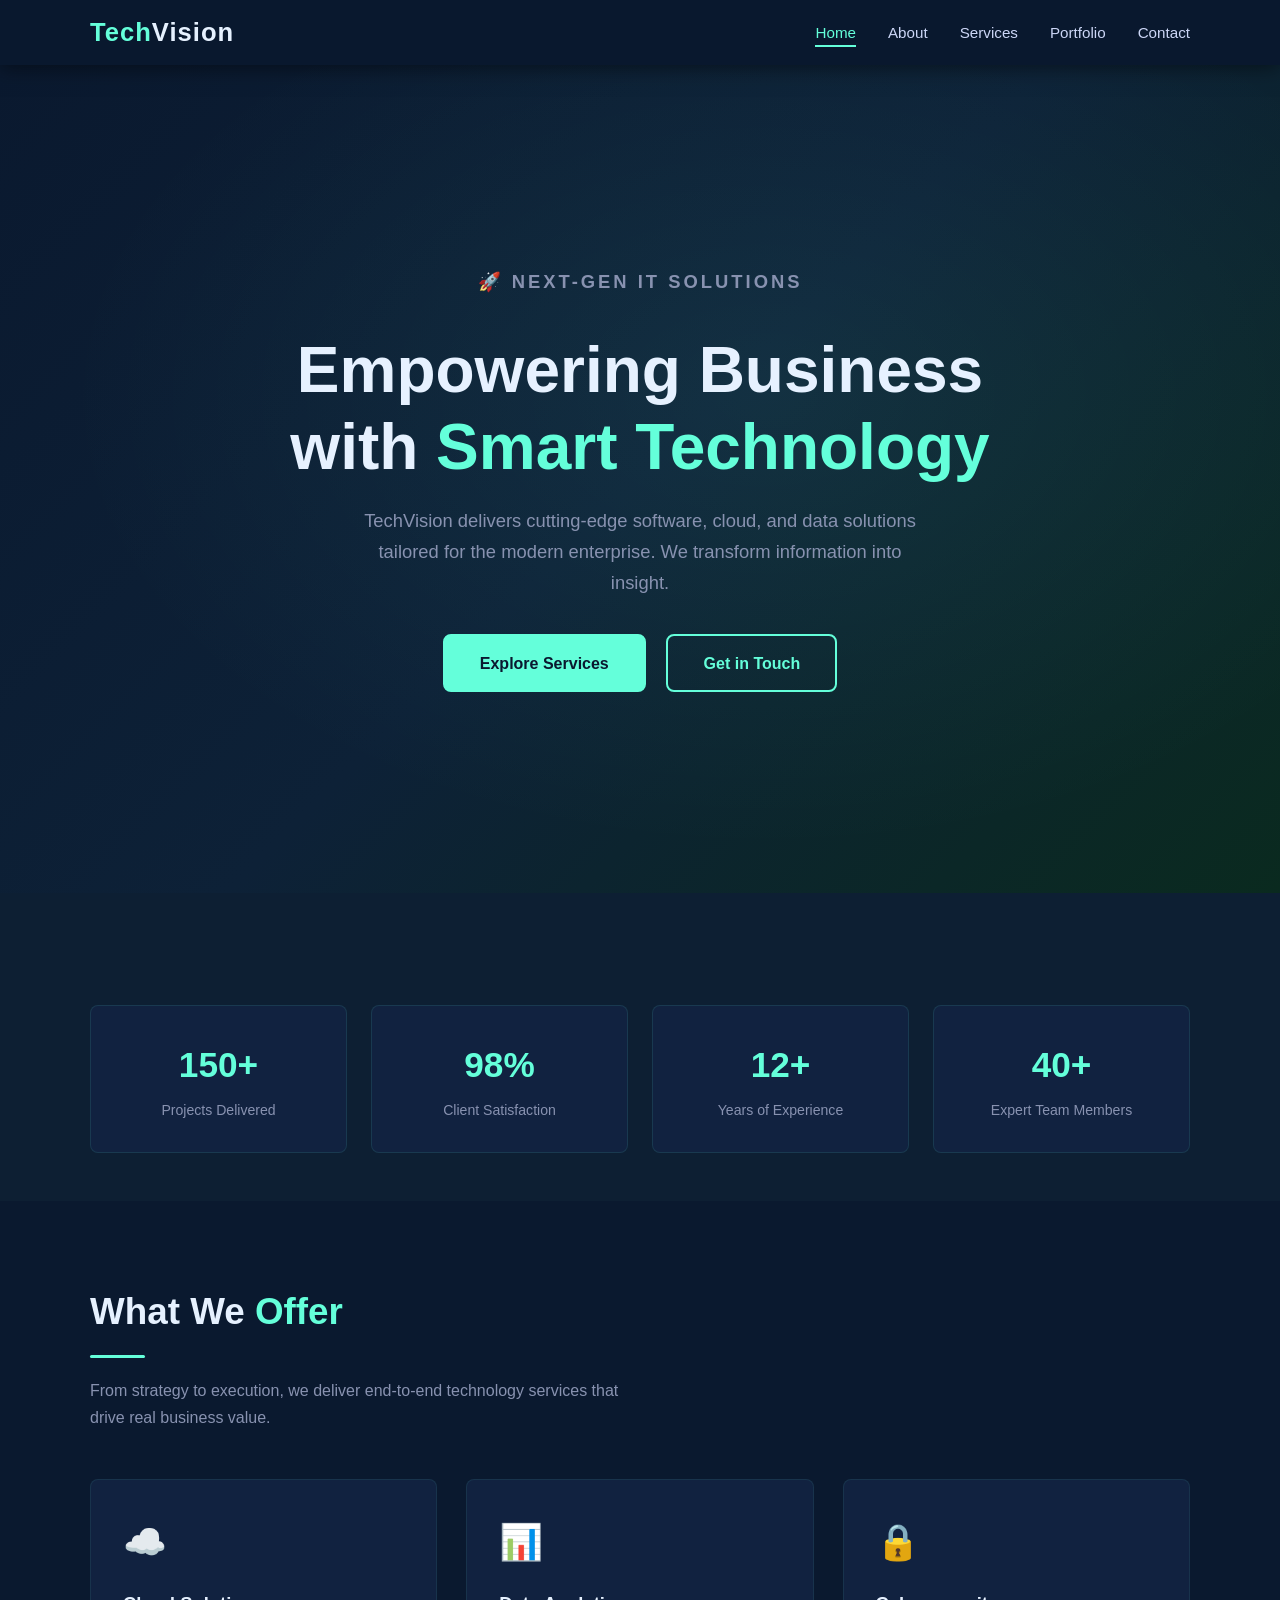
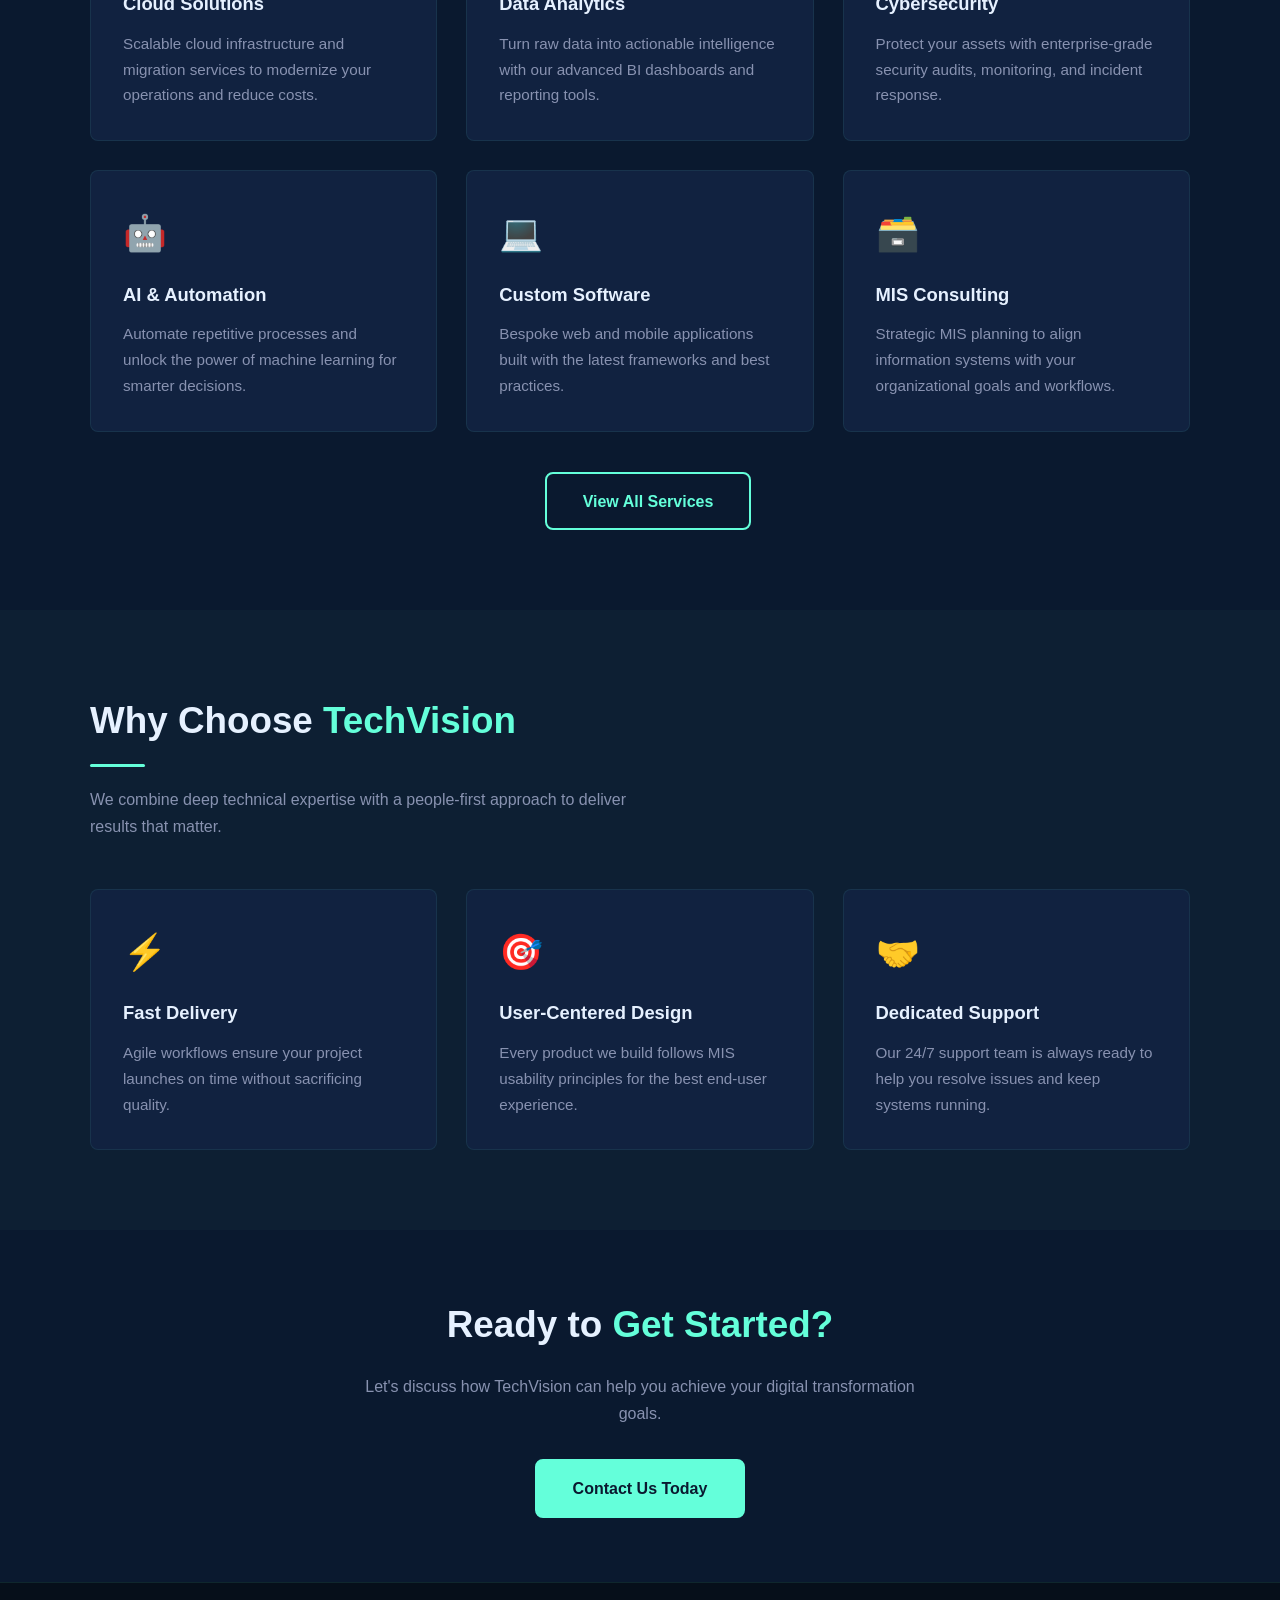
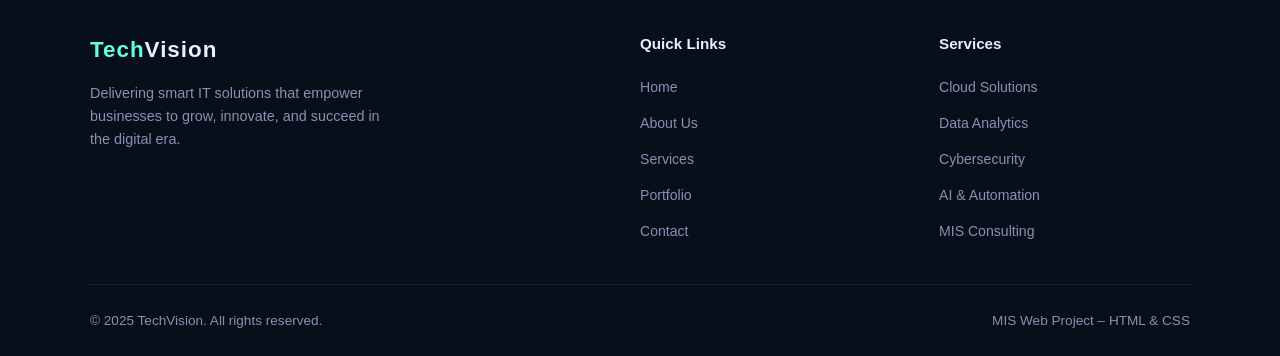
<file: index.html>
<!DOCTYPE html>

<html lang="en">
<head>
  <meta charset="UTF-8" />
  <meta name="viewport" content="width=device-width, initial-scale=1.0" />
  <title>TechVision – Home</title>
  <link rel="stylesheet" href="style.css" />
</head>
<body>

<!-- NAVBAR -->

<nav>
  <div class="nav-container">
    <a href="index.html" class="nav-logo">Tech<span>Vision</span></a>
    <ul class="nav-links" id="navLinks">
      <li><a href="index.html" class="active">Home</a></li>
      <li><a href="about.html">About</a></li>
      <li><a href="services.html">Services</a></li>
      <li><a href="portfolio.html">Portfolio</a></li>
      <li><a href="contact.html">Contact</a></li>
    </ul>
    <button class="hamburger" id="hamburger" aria-label="Toggle menu">
      <span></span><span></span><span></span>
    </button>
  </div>
</nav>

<!-- HERO -->

<section class="hero">
  <div class="hero-content">
    <p class="hero-tag">🚀 Next-Gen IT Solutions</p>
    <h1>Empowering Business with <span>Smart Technology</span></h1>
    <p>TechVision delivers cutting-edge software, cloud, and data solutions tailored for the modern enterprise. We transform information into insight.</p>
    <div class="hero-btns">
      <a href="services.html" class="btn btn-primary">Explore Services</a>
      <a href="contact.html" class="btn btn-outline">Get in Touch</a>
    </div>
  </div>
</section>

<!-- STATS -->

<section style="padding: 3rem 2rem; background: #0d1f33;">
  <div class="section-inner">
    <div class="stats-row">
      <div class="stat-card">
        <div class="stat-number">150+</div>
        <div class="stat-label">Projects Delivered</div>
      </div>
      <div class="stat-card">
        <div class="stat-number">98%</div>
        <div class="stat-label">Client Satisfaction</div>
      </div>
      <div class="stat-card">
        <div class="stat-number">12+</div>
        <div class="stat-label">Years of Experience</div>
      </div>
      <div class="stat-card">
        <div class="stat-number">40+</div>
        <div class="stat-label">Expert Team Members</div>
      </div>
    </div>
  </div>
</section>

<!-- SERVICES PREVIEW -->

<section>
  <div class="section-inner">
    <div class="section-title">What We <span>Offer</span></div>
    <div class="divider"></div>
    <p class="section-subtitle">From strategy to execution, we deliver end-to-end technology services that drive real business value.</p>
    <div class="cards-grid">
      <div class="card">
        <div class="card-icon">☁️</div>
        <h3>Cloud Solutions</h3>
        <p>Scalable cloud infrastructure and migration services to modernize your operations and reduce costs.</p>
      </div>
      <div class="card">
        <div class="card-icon">📊</div>
        <h3>Data Analytics</h3>
        <p>Turn raw data into actionable intelligence with our advanced BI dashboards and reporting tools.</p>
      </div>
      <div class="card">
        <div class="card-icon">🔒</div>
        <h3>Cybersecurity</h3>
        <p>Protect your assets with enterprise-grade security audits, monitoring, and incident response.</p>
      </div>
      <div class="card">
        <div class="card-icon">🤖</div>
        <h3>AI & Automation</h3>
        <p>Automate repetitive processes and unlock the power of machine learning for smarter decisions.</p>
      </div>
      <div class="card">
        <div class="card-icon">💻</div>
        <h3>Custom Software</h3>
        <p>Bespoke web and mobile applications built with the latest frameworks and best practices.</p>
      </div>
      <div class="card">
        <div class="card-icon">🗃️</div>
        <h3>MIS Consulting</h3>
        <p>Strategic MIS planning to align information systems with your organizational goals and workflows.</p>
      </div>
    </div>
    <div style="text-align:center; margin-top:2.5rem;">
      <a href="services.html" class="btn btn-outline">View All Services</a>
    </div>
  </div>
</section>

<!-- WHY US -->

<section style="background:#0d1f33;">
  <div class="section-inner">
    <div class="section-title">Why Choose <span>TechVision</span></div>
    <div class="divider"></div>
    <p class="section-subtitle">We combine deep technical expertise with a people-first approach to deliver results that matter.</p>
    <div class="cards-grid">
      <div class="card">
        <div class="card-icon">⚡</div>
        <h3>Fast Delivery</h3>
        <p>Agile workflows ensure your project launches on time without sacrificing quality.</p>
      </div>
      <div class="card">
        <div class="card-icon">🎯</div>
        <h3>User-Centered Design</h3>
        <p>Every product we build follows MIS usability principles for the best end-user experience.</p>
      </div>
      <div class="card">
        <div class="card-icon">🤝</div>
        <h3>Dedicated Support</h3>
        <p>Our 24/7 support team is always ready to help you resolve issues and keep systems running.</p>
      </div>
    </div>
  </div>
</section>

<!-- CTA -->

<section style="text-align:center; padding: 4rem 2rem;">
  <div class="section-inner">
    <div class="section-title">Ready to <span>Get Started?</span></div>
    <p class="section-subtitle" style="margin: 1rem auto 2rem;">Let's discuss how TechVision can help you achieve your digital transformation goals.</p>
    <a href="contact.html" class="btn btn-primary">Contact Us Today</a>
  </div>
</section>

<!-- FOOTER -->

<footer>
  <div class="footer-inner">
    <div class="footer-grid">
      <div class="footer-brand">
        <a href="index.html" class="nav-logo" style="font-size:1.4rem;">Tech<span>Vision</span></a>
        <p>Delivering smart IT solutions that empower businesses to grow, innovate, and succeed in the digital era.</p>
      </div>
      <div class="footer-col">
        <h4>Quick Links</h4>
        <ul>
          <li><a href="index.html">Home</a></li>
          <li><a href="about.html">About Us</a></li>
          <li><a href="services.html">Services</a></li>
          <li><a href="portfolio.html">Portfolio</a></li>
          <li><a href="contact.html">Contact</a></li>
        </ul>
      </div>
      <div class="footer-col">
        <h4>Services</h4>
        <ul>
          <li><a href="services.html">Cloud Solutions</a></li>
          <li><a href="services.html">Data Analytics</a></li>
          <li><a href="services.html">Cybersecurity</a></li>
          <li><a href="services.html">AI & Automation</a></li>
          <li><a href="services.html">MIS Consulting</a></li>
        </ul>
      </div>
    </div>
    <div class="footer-bottom">
      <p>© 2025 TechVision. All rights reserved.</p>
      <p>MIS Web Project – HTML & CSS</p>
    </div>
  </div>
</footer>

<script>
  const hamburger = document.getElementById('hamburger');
  const navLinks  = document.getElementById('navLinks');
  hamburger.addEventListener('click', () => navLinks.classList.toggle('open'));
</script>

</body>
</html>
</file>
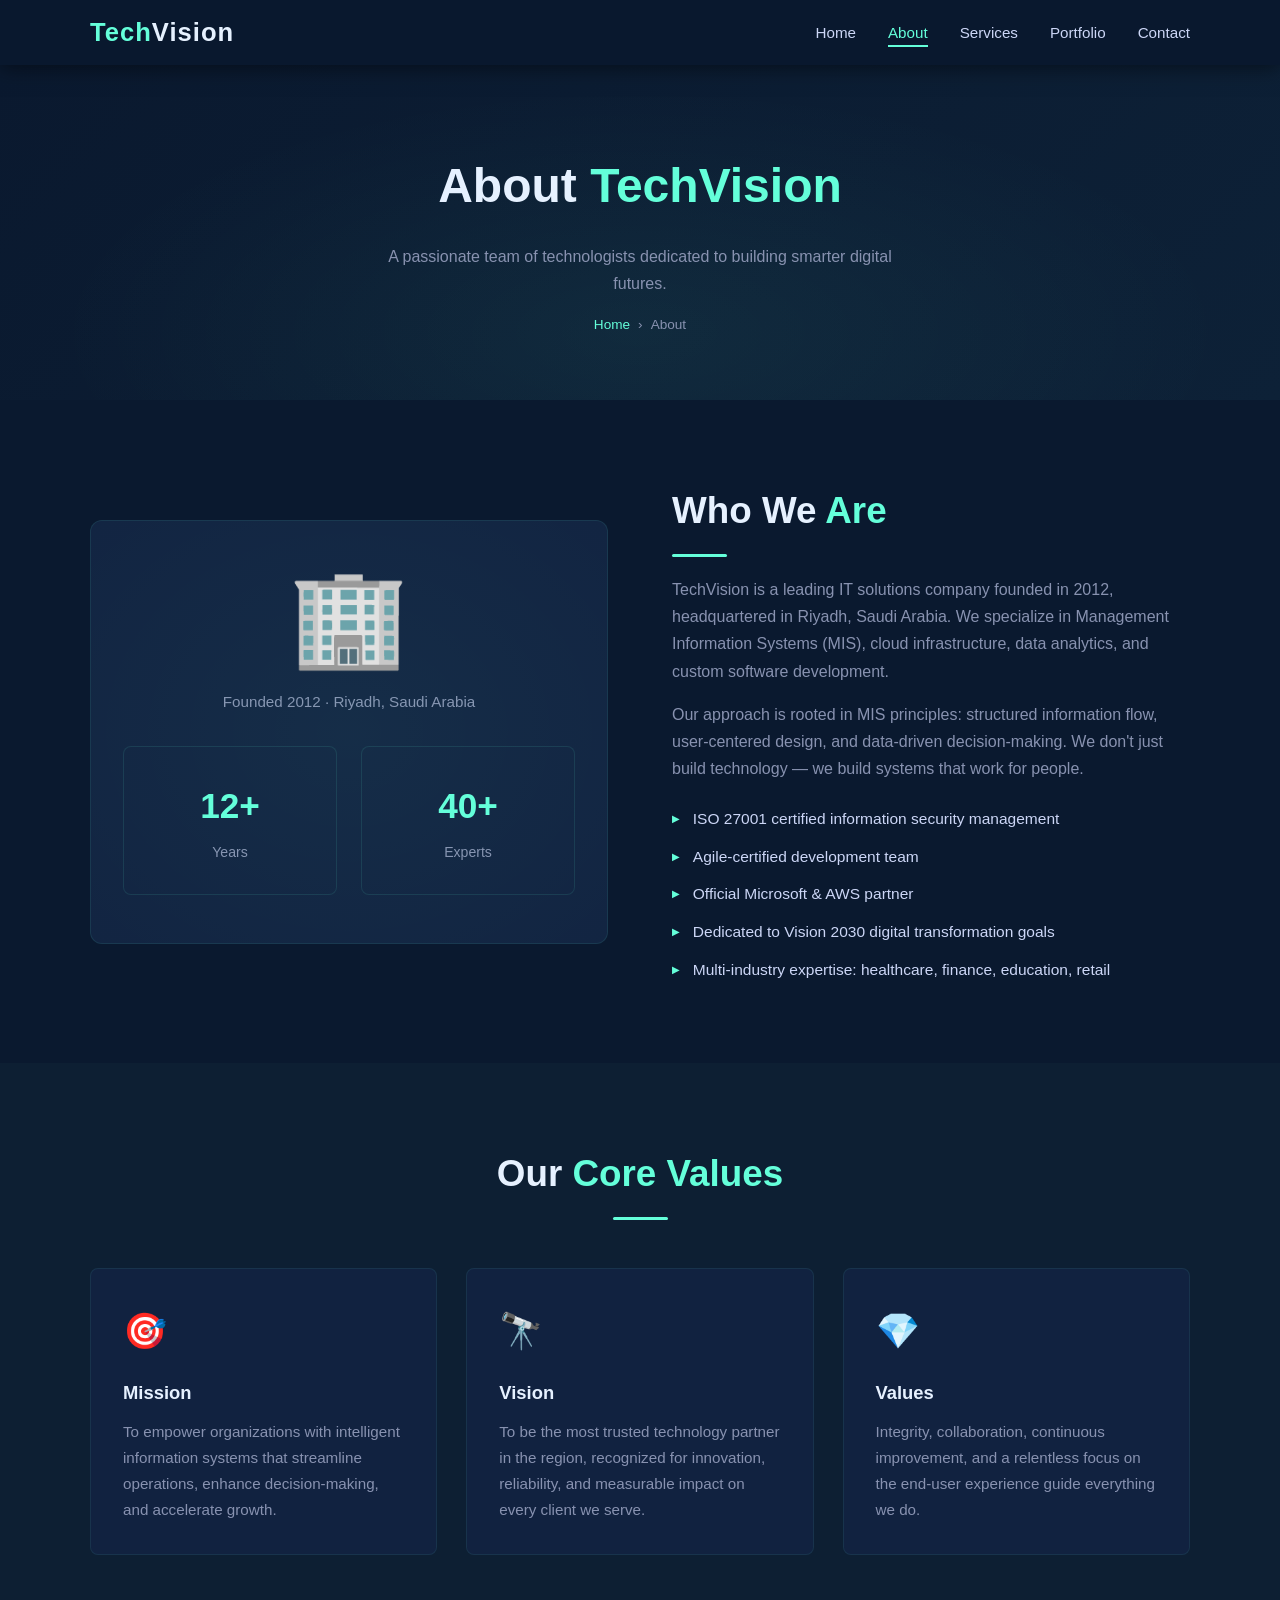
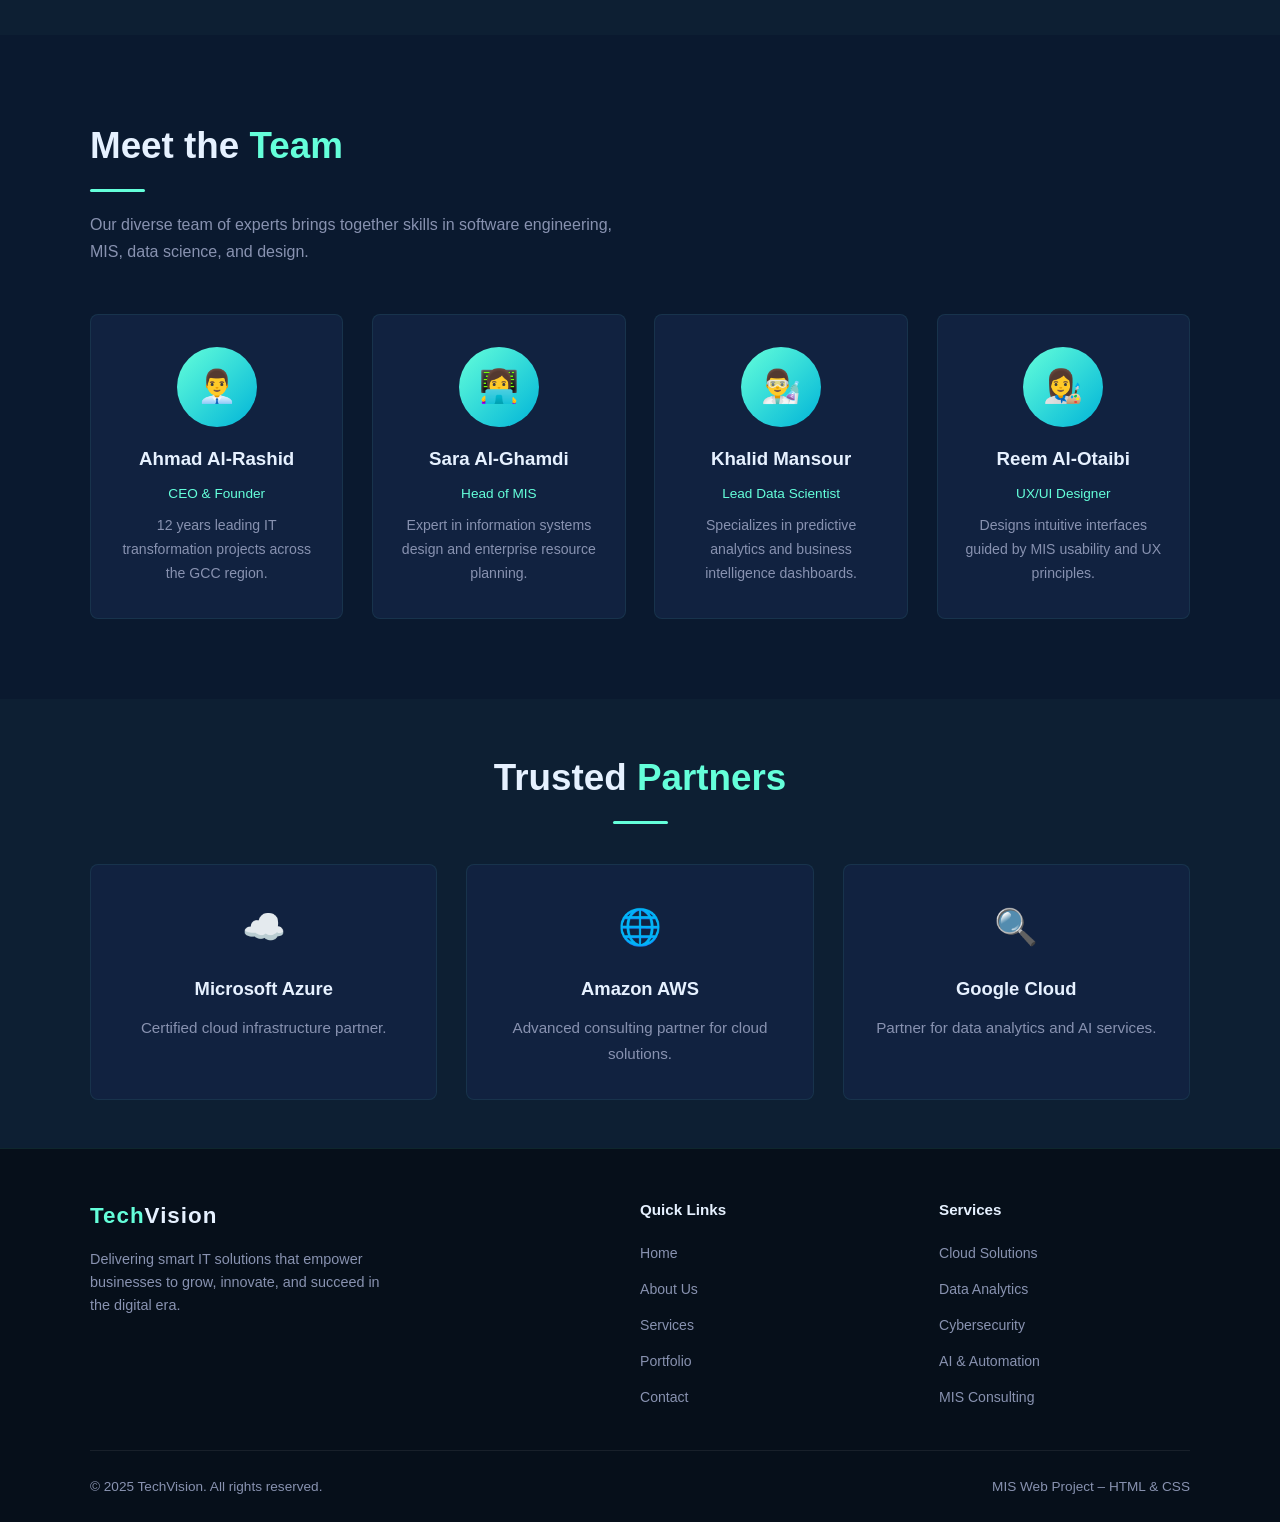
<file: about.html>
<!DOCTYPE html>

<html lang="en">
<head>
  <meta charset="UTF-8" />
  <meta name="viewport" content="width=device-width, initial-scale=1.0" />
  <title>TechVision – About Us</title>
  <link rel="stylesheet" href="style.css" />
</head>
<body>

<!-- NAVBAR -->

<nav>
  <div class="nav-container">
    <a href="index.html" class="nav-logo">Tech<span>Vision</span></a>
    <ul class="nav-links" id="navLinks">
      <li><a href="index.html">Home</a></li>
      <li><a href="about.html" class="active">About</a></li>
      <li><a href="services.html">Services</a></li>
      <li><a href="portfolio.html">Portfolio</a></li>
      <li><a href="contact.html">Contact</a></li>
    </ul>
    <button class="hamburger" id="hamburger" aria-label="Toggle menu">
      <span></span><span></span><span></span>
    </button>
  </div>
</nav>

<!-- PAGE HERO -->

<div class="page-hero">
  <h1>About <span>TechVision</span></h1>
  <p>A passionate team of technologists dedicated to building smarter digital futures.</p>
  <div class="breadcrumb">
    <a href="index.html">Home</a>
    <span>›</span>
    <span>About</span>
  </div>
</div>

<!-- ABOUT MAIN -->

<section>
  <div class="section-inner">
    <div class="about-grid">
      <div class="about-img-box">
        <div class="about-big-icon">🏢</div>
        <p style="color:var(--muted); margin-top:1.5rem; font-size:0.95rem;">Founded 2012 · Riyadh, Saudi Arabia</p>
        <div class="stats-row" style="margin-top:2rem;">
          <div class="stat-card">
            <div class="stat-number">12+</div>
            <div class="stat-label">Years</div>
          </div>
          <div class="stat-card">
            <div class="stat-number">40+</div>
            <div class="stat-label">Experts</div>
          </div>
        </div>
      </div>
      <div class="about-text">
        <div class="section-title">Who We <span>Are</span></div>
        <div class="divider"></div>
        <p style="color:var(--muted); margin-bottom:1rem;">TechVision is a leading IT solutions company founded in 2012, headquartered in Riyadh, Saudi Arabia. We specialize in Management Information Systems (MIS), cloud infrastructure, data analytics, and custom software development.</p>
        <p style="color:var(--muted); margin-bottom:1rem;">Our approach is rooted in MIS principles: structured information flow, user-centered design, and data-driven decision-making. We don't just build technology — we build systems that work for people.</p>
        <ul class="about-list">
          <li>ISO 27001 certified information security management</li>
          <li>Agile-certified development team</li>
          <li>Official Microsoft & AWS partner</li>
          <li>Dedicated to Vision 2030 digital transformation goals</li>
          <li>Multi-industry expertise: healthcare, finance, education, retail</li>
        </ul>
      </div>
    </div>
  </div>
</section>

<!-- MISSION VISION VALUES -->

<section style="background:#0d1f33;">
  <div class="section-inner">
    <div class="section-title" style="text-align:center;">Our <span>Core Values</span></div>
    <div class="divider" style="margin: 0.7rem auto 3rem;"></div>
    <div class="cards-grid">
      <div class="card">
        <div class="card-icon">🎯</div>
        <h3>Mission</h3>
        <p>To empower organizations with intelligent information systems that streamline operations, enhance decision-making, and accelerate growth.</p>
      </div>
      <div class="card">
        <div class="card-icon">🔭</div>
        <h3>Vision</h3>
        <p>To be the most trusted technology partner in the region, recognized for innovation, reliability, and measurable impact on every client we serve.</p>
      </div>
      <div class="card">
        <div class="card-icon">💎</div>
        <h3>Values</h3>
        <p>Integrity, collaboration, continuous improvement, and a relentless focus on the end-user experience guide everything we do.</p>
      </div>
    </div>
  </div>
</section>

<!-- TEAM -->

<section>
  <div class="section-inner">
    <div class="section-title">Meet the <span>Team</span></div>
    <div class="divider"></div>
    <p class="section-subtitle">Our diverse team of experts brings together skills in software engineering, MIS, data science, and design.</p>
    <div class="team-grid">
      <div class="team-card">
        <div class="team-avatar">👨‍💼</div>
        <h3>Ahmad Al-Rashid</h3>
        <span>CEO & Founder</span>
        <p>12 years leading IT transformation projects across the GCC region.</p>
      </div>
      <div class="team-card">
        <div class="team-avatar">👩‍💻</div>
        <h3>Sara Al-Ghamdi</h3>
        <span>Head of MIS</span>
        <p>Expert in information systems design and enterprise resource planning.</p>
      </div>
      <div class="team-card">
        <div class="team-avatar">👨‍🔬</div>
        <h3>Khalid Mansour</h3>
        <span>Lead Data Scientist</span>
        <p>Specializes in predictive analytics and business intelligence dashboards.</p>
      </div>
      <div class="team-card">
        <div class="team-avatar">👩‍🎨</div>
        <h3>Reem Al-Otaibi</h3>
        <span>UX/UI Designer</span>
        <p>Designs intuitive interfaces guided by MIS usability and UX principles.</p>
      </div>
    </div>
  </div>
</section>

<!-- PARTNERS -->

<section style="background:#0d1f33; padding: 3rem 2rem;">
  <div class="section-inner">
    <div class="section-title" style="text-align:center;">Trusted <span>Partners</span></div>
    <div class="divider" style="margin: 0.7rem auto 2.5rem;"></div>
    <div class="cards-grid">
      <div class="card" style="text-align:center;">
        <div class="card-icon">☁️</div>
        <h3>Microsoft Azure</h3>
        <p>Certified cloud infrastructure partner.</p>
      </div>
      <div class="card" style="text-align:center;">
        <div class="card-icon">🌐</div>
        <h3>Amazon AWS</h3>
        <p>Advanced consulting partner for cloud solutions.</p>
      </div>
      <div class="card" style="text-align:center;">
        <div class="card-icon">🔍</div>
        <h3>Google Cloud</h3>
        <p>Partner for data analytics and AI services.</p>
      </div>
    </div>
  </div>
</section>

<!-- FOOTER -->

<footer>
  <div class="footer-inner">
    <div class="footer-grid">
      <div class="footer-brand">
        <a href="index.html" class="nav-logo" style="font-size:1.4rem;">Tech<span>Vision</span></a>
        <p>Delivering smart IT solutions that empower businesses to grow, innovate, and succeed in the digital era.</p>
      </div>
      <div class="footer-col">
        <h4>Quick Links</h4>
        <ul>
          <li><a href="index.html">Home</a></li>
          <li><a href="about.html">About Us</a></li>
          <li><a href="services.html">Services</a></li>
          <li><a href="portfolio.html">Portfolio</a></li>
          <li><a href="contact.html">Contact</a></li>
        </ul>
      </div>
      <div class="footer-col">
        <h4>Services</h4>
        <ul>
          <li><a href="services.html">Cloud Solutions</a></li>
          <li><a href="services.html">Data Analytics</a></li>
          <li><a href="services.html">Cybersecurity</a></li>
          <li><a href="services.html">AI & Automation</a></li>
          <li><a href="services.html">MIS Consulting</a></li>
        </ul>
      </div>
    </div>
    <div class="footer-bottom">
      <p>© 2025 TechVision. All rights reserved.</p>
      <p>MIS Web Project – HTML & CSS</p>
    </div>
  </div>
</footer>

<script>
  const hamburger = document.getElementById('hamburger');
  const navLinks  = document.getElementById('navLinks');
  hamburger.addEventListener('click', () => navLinks.classList.toggle('open'));
</script>

</body>
</html>
</file>
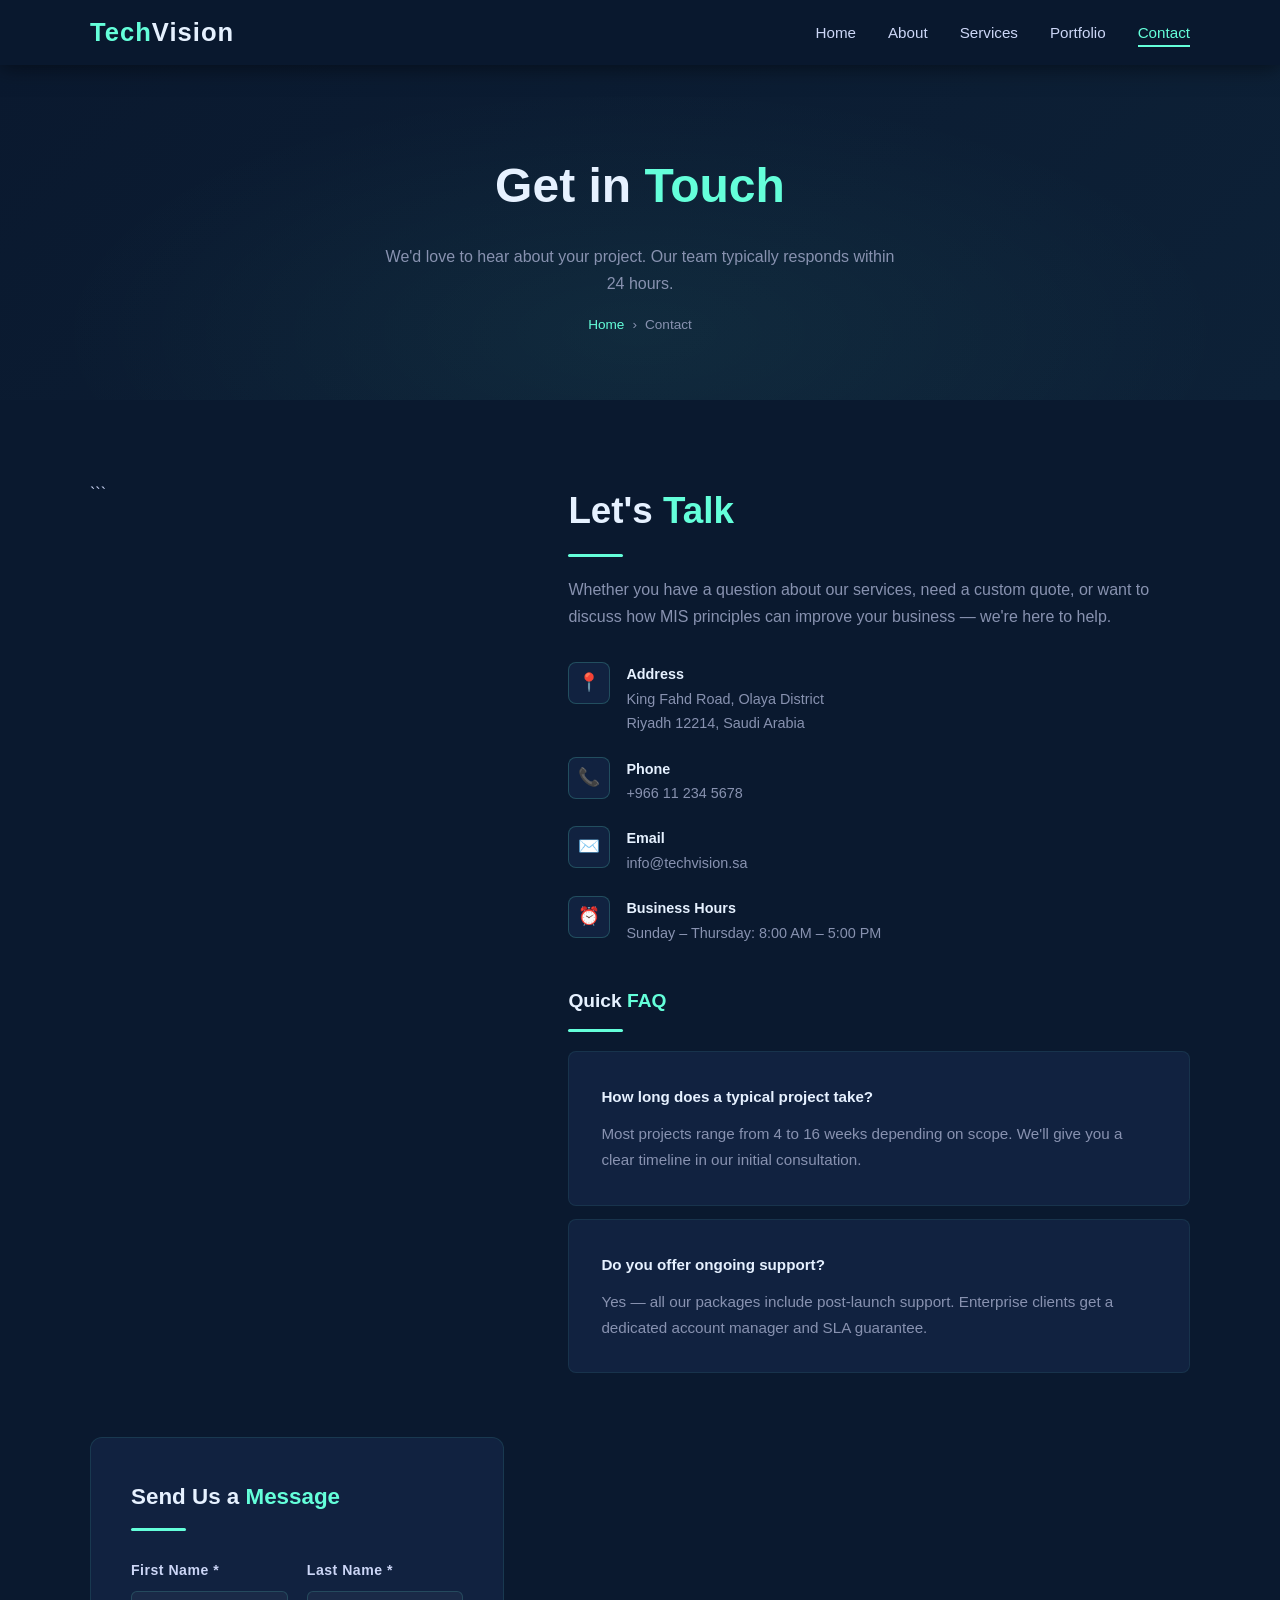
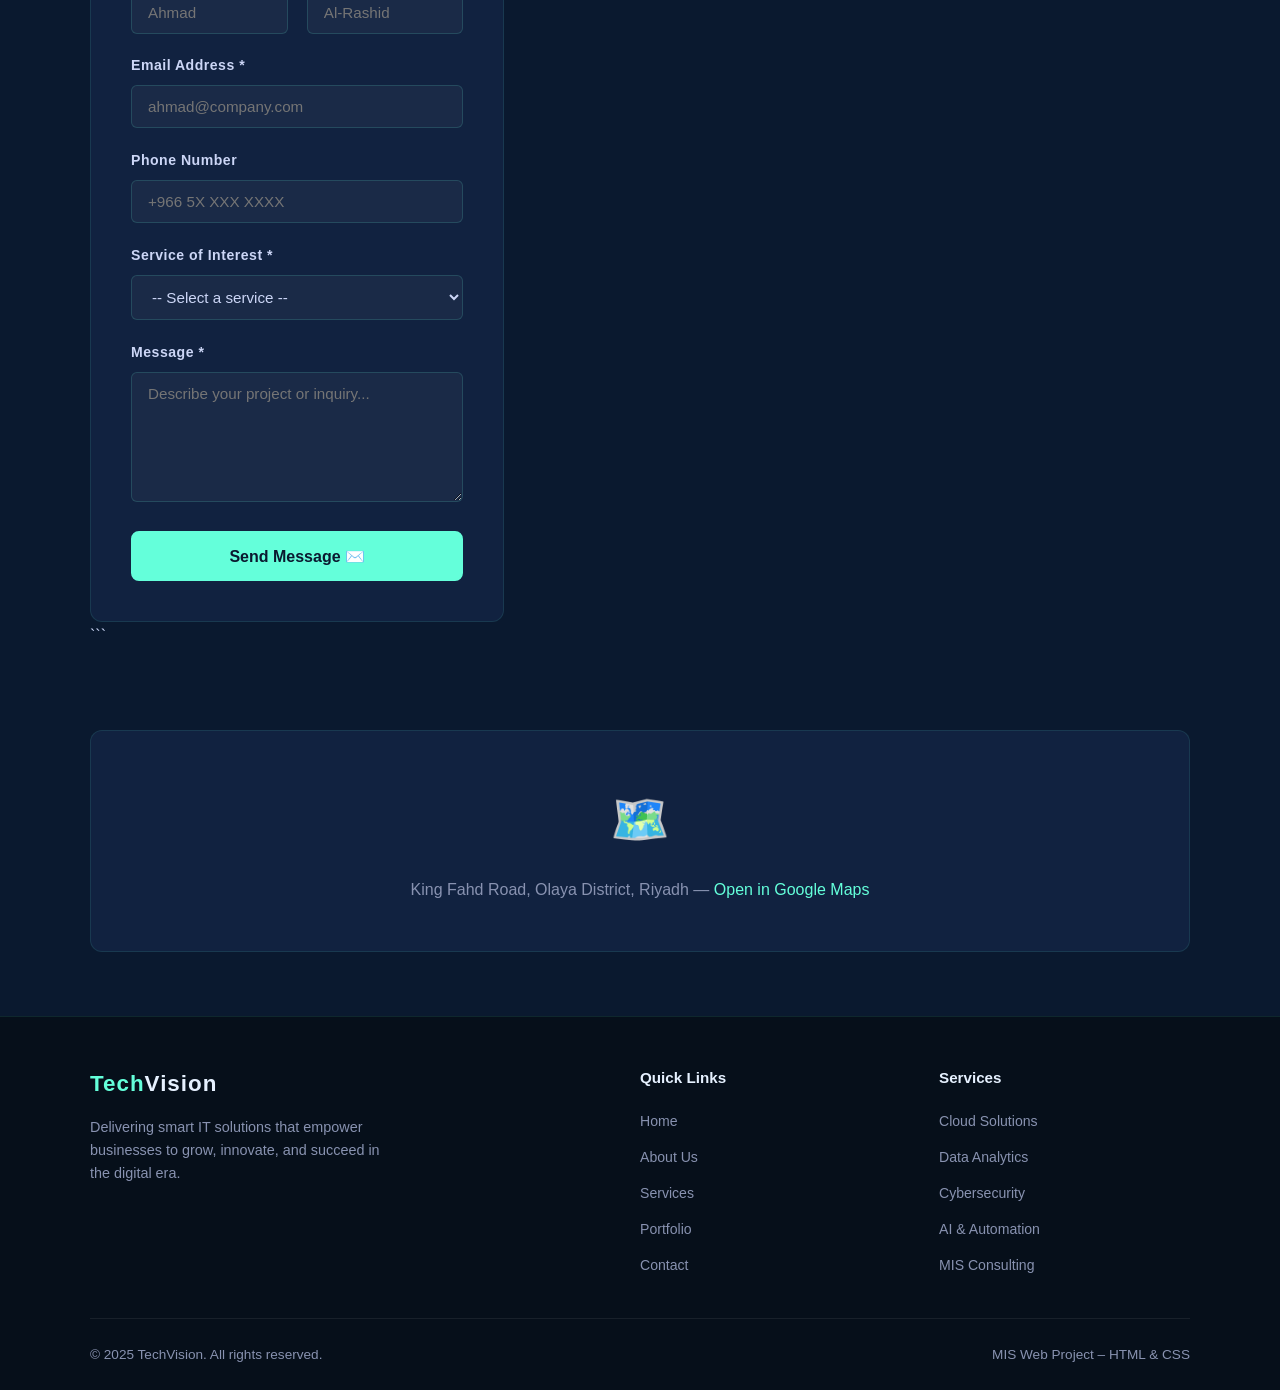
<file: contact.html>
<!DOCTYPE html>

<html lang="en">
<head>
  <meta charset="UTF-8" />
  <meta name="viewport" content="width=device-width, initial-scale=1.0" />
  <title>TechVision – Contact Us</title>
  <link rel="stylesheet" href="style.css" />
</head>
<body>

<!-- NAVBAR -->

<nav>
  <div class="nav-container">
    <a href="index.html" class="nav-logo">Tech<span>Vision</span></a>
    <ul class="nav-links" id="navLinks">
      <li><a href="index.html">Home</a></li>
      <li><a href="about.html">About</a></li>
      <li><a href="services.html">Services</a></li>
      <li><a href="portfolio.html">Portfolio</a></li>
      <li><a href="contact.html" class="active">Contact</a></li>
    </ul>
    <button class="hamburger" id="hamburger" aria-label="Toggle menu">
      <span></span><span></span><span></span>
    </button>
  </div>
</nav>

<!-- PAGE HERO -->

<div class="page-hero">
  <h1>Get in <span>Touch</span></h1>
  <p>We'd love to hear about your project. Our team typically responds within 24 hours.</p>
  <div class="breadcrumb">
    <a href="index.html">Home</a>
    <span>›</span>
    <span>Contact</span>
  </div>
</div>

<!-- CONTACT SECTION -->

<section>
  <div class="section-inner">
    <div class="contact-wrapper">

```
  <!-- INFO -->
  <div class="contact-info">
    <div class="section-title">Let's <span>Talk</span></div>
    <div class="divider"></div>
    <p style="color:var(--muted); margin-bottom:1rem;">Whether you have a question about our services, need a custom quote, or want to discuss how MIS principles can improve your business — we're here to help.</p>
    <div class="contact-items">
      <div class="contact-item">
        <div class="contact-icon">📍</div>
        <div>
          <strong>Address</strong>
          <p>King Fahd Road, Olaya District<br>Riyadh 12214, Saudi Arabia</p>
        </div>
      </div>
      <div class="contact-item">
        <div class="contact-icon">📞</div>
        <div>
          <strong>Phone</strong>
          <p>+966 11 234 5678</p>
        </div>
      </div>
      <div class="contact-item">
        <div class="contact-icon">✉️</div>
        <div>
          <strong>Email</strong>
          <p>info@techvision.sa</p>
        </div>
      </div>
      <div class="contact-item">
        <div class="contact-icon">⏰</div>
        <div>
          <strong>Business Hours</strong>
          <p>Sunday – Thursday: 8:00 AM – 5:00 PM</p>
        </div>
      </div>
    </div>

    <!-- FAQ -->
    <div style="margin-top:2.5rem;">
      <div class="section-title" style="font-size:1.2rem;">Quick <span>FAQ</span></div>
      <div class="divider"></div>
      <div class="card" style="margin-top:1rem; margin-bottom:0.8rem;">
        <h3 style="font-size:0.95rem;">How long does a typical project take?</h3>
        <p>Most projects range from 4 to 16 weeks depending on scope. We'll give you a clear timeline in our initial consultation.</p>
      </div>
      <div class="card">
        <h3 style="font-size:0.95rem;">Do you offer ongoing support?</h3>
        <p>Yes — all our packages include post-launch support. Enterprise clients get a dedicated account manager and SLA guarantee.</p>
      </div>
    </div>
  </div>

  <!-- FORM -->
  <div>
    <div class="contact-form">
      <div class="section-title" style="font-size:1.4rem; margin-bottom:0.3rem;">Send Us a <span>Message</span></div>
      <div class="divider" style="margin-bottom:1.8rem;"></div>

      <form id="contactForm" novalidate>
        <div class="form-row">
          <div class="form-group">
            <label for="firstName">First Name *</label>
            <input type="text" id="firstName" name="firstName" placeholder="Ahmad" />
            <span class="error-msg" id="firstNameError">Please enter your first name.</span>
          </div>
          <div class="form-group">
            <label for="lastName">Last Name *</label>
            <input type="text" id="lastName" name="lastName" placeholder="Al-Rashid" />
            <span class="error-msg" id="lastNameError">Please enter your last name.</span>
          </div>
        </div>

        <div class="form-group">
          <label for="email">Email Address *</label>
          <input type="email" id="email" name="email" placeholder="ahmad@company.com" />
          <span class="error-msg" id="emailError">Please enter a valid email address.</span>
        </div>

        <div class="form-group">
          <label for="phone">Phone Number</label>
          <input type="tel" id="phone" name="phone" placeholder="+966 5X XXX XXXX" />
          <span class="error-msg" id="phoneError">Please enter a valid phone number.</span>
        </div>

        <div class="form-group">
          <label for="service">Service of Interest *</label>
          <select id="service" name="service">
            <option value="">-- Select a service --</option>
            <option value="cloud">Cloud Solutions</option>
            <option value="analytics">Data Analytics & BI</option>
            <option value="cybersecurity">Cybersecurity</option>
            <option value="ai">AI & Automation</option>
            <option value="software">Custom Software Development</option>
            <option value="mis">MIS Consulting</option>
            <option value="other">Other</option>
          </select>
          <span class="error-msg" id="serviceError">Please select a service.</span>
        </div>

        <div class="form-group">
          <label for="message">Message *</label>
          <textarea id="message" name="message" placeholder="Describe your project or inquiry..."></textarea>
          <span class="error-msg" id="messageError">Please enter a message (at least 20 characters).</span>
        </div>

        <button type="submit" class="btn btn-primary" style="width:100%; font-size:1rem;">Send Message ✉️</button>
      </form>

      <div class="form-success" id="formSuccess">
        ✅ Thank you! Your message has been sent. We'll be in touch within 24 hours.
      </div>
    </div>
  </div>

</div>
```

  </div>
</section>

<!-- MAP PLACEHOLDER -->

<section style="padding: 0 2rem 4rem; background:var(--primary);">
  <div class="section-inner">
    <div style="background:var(--card-bg); border:1px solid rgba(100,255,218,0.1); border-radius:12px; padding: 3rem 2rem; text-align:center;">
      <div style="font-size:3rem; margin-bottom:1rem;">🗺️</div>
      <p style="color:var(--muted);">King Fahd Road, Olaya District, Riyadh — <a href="https://maps.google.com" target="_blank">Open in Google Maps</a></p>
    </div>
  </div>
</section>

<!-- FOOTER -->

<footer>
  <div class="footer-inner">
    <div class="footer-grid">
      <div class="footer-brand">
        <a href="index.html" class="nav-logo" style="font-size:1.4rem;">Tech<span>Vision</span></a>
        <p>Delivering smart IT solutions that empower businesses to grow, innovate, and succeed in the digital era.</p>
      </div>
      <div class="footer-col">
        <h4>Quick Links</h4>
        <ul>
          <li><a href="index.html">Home</a></li>
          <li><a href="about.html">About Us</a></li>
          <li><a href="services.html">Services</a></li>
          <li><a href="portfolio.html">Portfolio</a></li>
          <li><a href="contact.html">Contact</a></li>
        </ul>
      </div>
      <div class="footer-col">
        <h4>Services</h4>
        <ul>
          <li><a href="services.html">Cloud Solutions</a></li>
          <li><a href="services.html">Data Analytics</a></li>
          <li><a href="services.html">Cybersecurity</a></li>
          <li><a href="services.html">AI & Automation</a></li>
          <li><a href="services.html">MIS Consulting</a></li>
        </ul>
      </div>
    </div>
    <div class="footer-bottom">
      <p>© 2025 TechVision. All rights reserved.</p>
      <p>MIS Web Project – HTML & CSS</p>
    </div>
  </div>
</footer>

<script>
  // Mobile nav
  const hamburger = document.getElementById('hamburger');
  const navLinks  = document.getElementById('navLinks');
  hamburger.addEventListener('click', () => navLinks.classList.toggle('open'));

  // FORM VALIDATION
  const form = document.getElementById('contactForm');

  function showError(fieldId, errorId) {
    document.getElementById(fieldId).classList.add('error');
    document.getElementById(errorId).classList.add('visible');
  }

  function clearError(fieldId, errorId) {
    document.getElementById(fieldId).classList.remove('error');
    document.getElementById(errorId).classList.remove('visible');
  }

  function isValidEmail(email) {
    return /^[^\s@]+@[^\s@]+\.[^\s@]+$/.test(email);
  }

  function isValidPhone(phone) {
    return phone === '' || /^[\+\d\s\-\(\)]{7,15}$/.test(phone);
  }

  // Live validation
  document.getElementById('firstName').addEventListener('input', function() {
    this.value.trim() ? clearError('firstName','firstNameError') : showError('firstName','firstNameError');
  });
  document.getElementById('lastName').addEventListener('input', function() {
    this.value.trim() ? clearError('lastName','lastNameError') : showError('lastName','lastNameError');
  });
  document.getElementById('email').addEventListener('input', function() {
    isValidEmail(this.value) ? clearError('email','emailError') : showError('email','emailError');
  });
  document.getElementById('phone').addEventListener('input', function() {
    isValidPhone(this.value) ? clearError('phone','phoneError') : showError('phone','phoneError');
  });
  document.getElementById('service').addEventListener('change', function() {
    this.value ? clearError('service','serviceError') : showError('service','serviceError');
  });
  document.getElementById('message').addEventListener('input', function() {
    this.value.trim().length >= 20 ? clearError('message','messageError') : showError('message','messageError');
  });

  // Submit
  form.addEventListener('submit', function(e) {
    e.preventDefault();
    let valid = true;

    const firstName = document.getElementById('firstName').value.trim();
    const lastName  = document.getElementById('lastName').value.trim();
    const email     = document.getElementById('email').value.trim();
    const phone     = document.getElementById('phone').value.trim();
    const service   = document.getElementById('service').value;
    const message   = document.getElementById('message').value.trim();

    if (!firstName)              { showError('firstName','firstNameError'); valid = false; }
    else                          { clearError('firstName','firstNameError'); }

    if (!lastName)               { showError('lastName','lastNameError'); valid = false; }
    else                          { clearError('lastName','lastNameError'); }

    if (!isValidEmail(email))    { showError('email','emailError'); valid = false; }
    else                          { clearError('email','emailError'); }

    if (!isValidPhone(phone))    { showError('phone','phoneError'); valid = false; }
    else                          { clearError('phone','phoneError'); }

    if (!service)                { showError('service','serviceError'); valid = false; }
    else                          { clearError('service','serviceError'); }

    if (message.length < 20)     { showError('message','messageError'); valid = false; }
    else                          { clearError('message','messageError'); }

    if (valid) {
      form.style.display = 'none';
      document.getElementById('formSuccess').classList.add('visible');
    }
  });
</script>

</body>
</html>
</file>
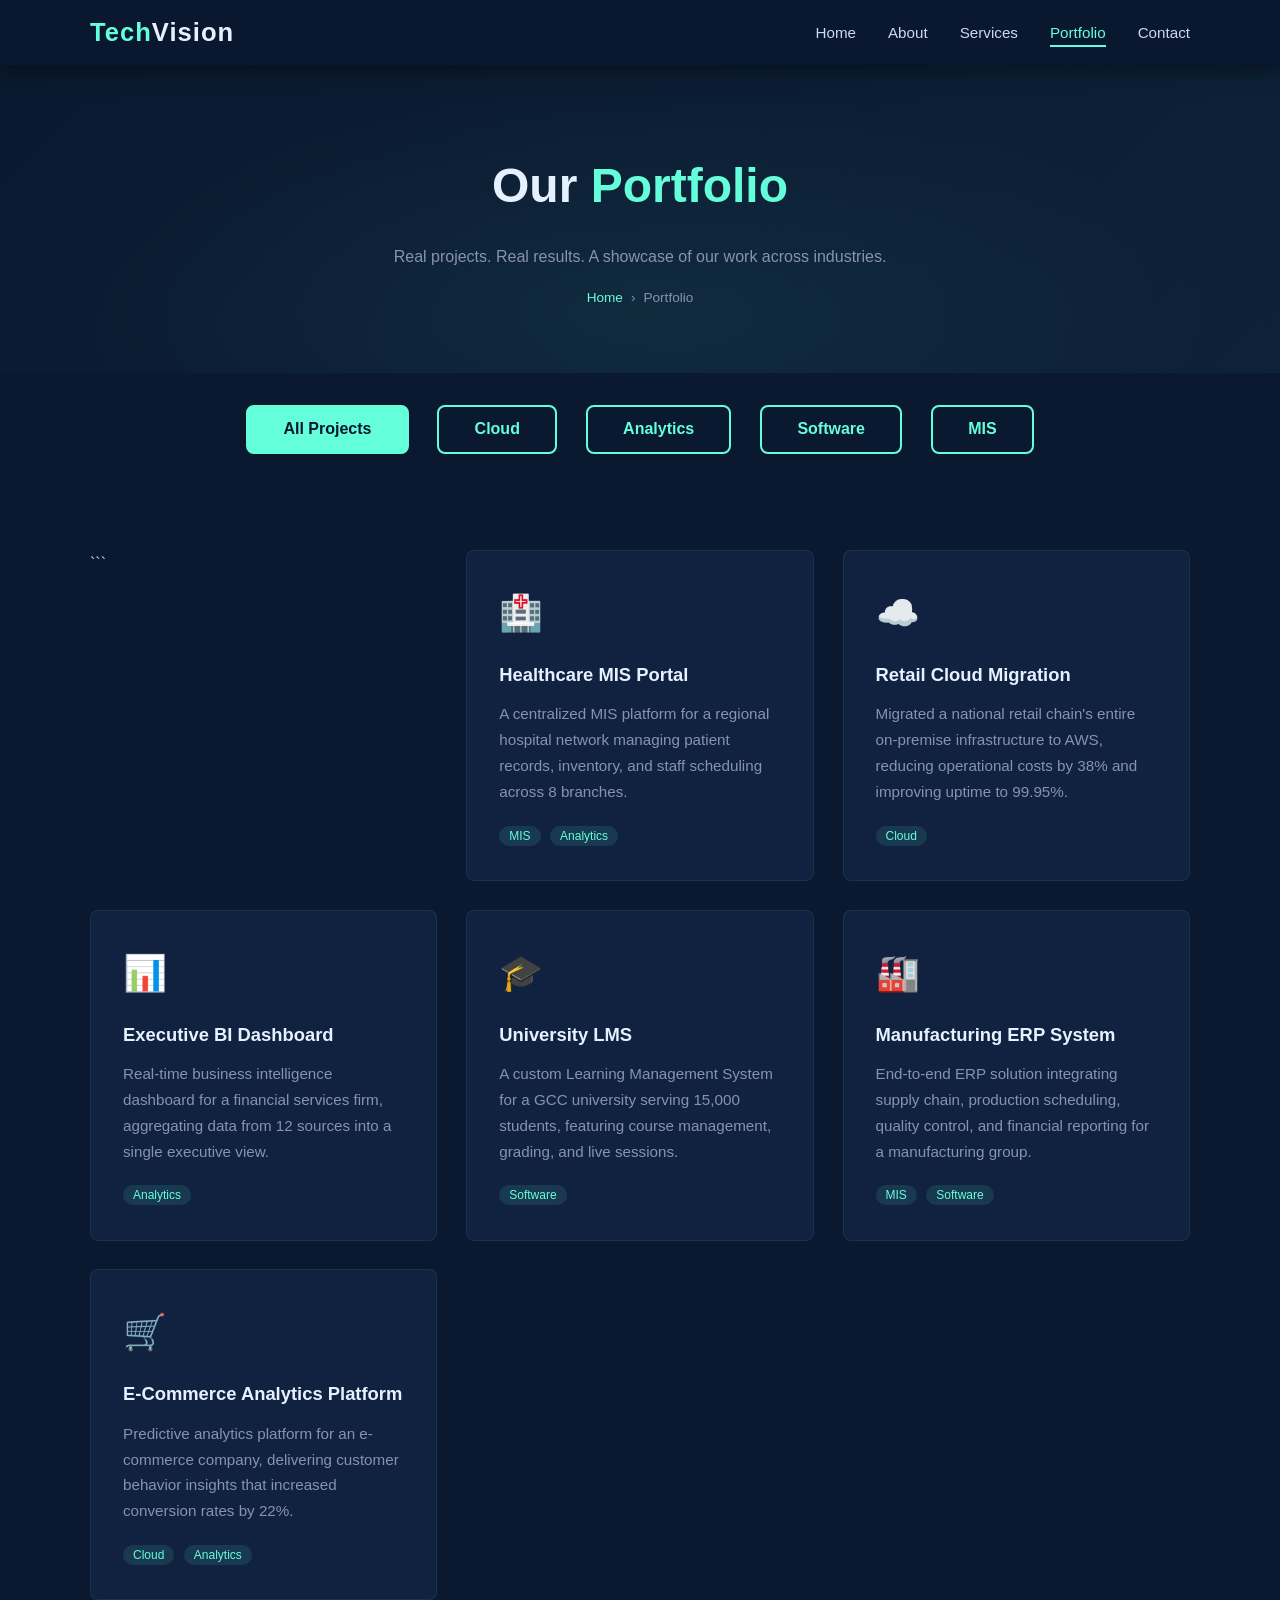
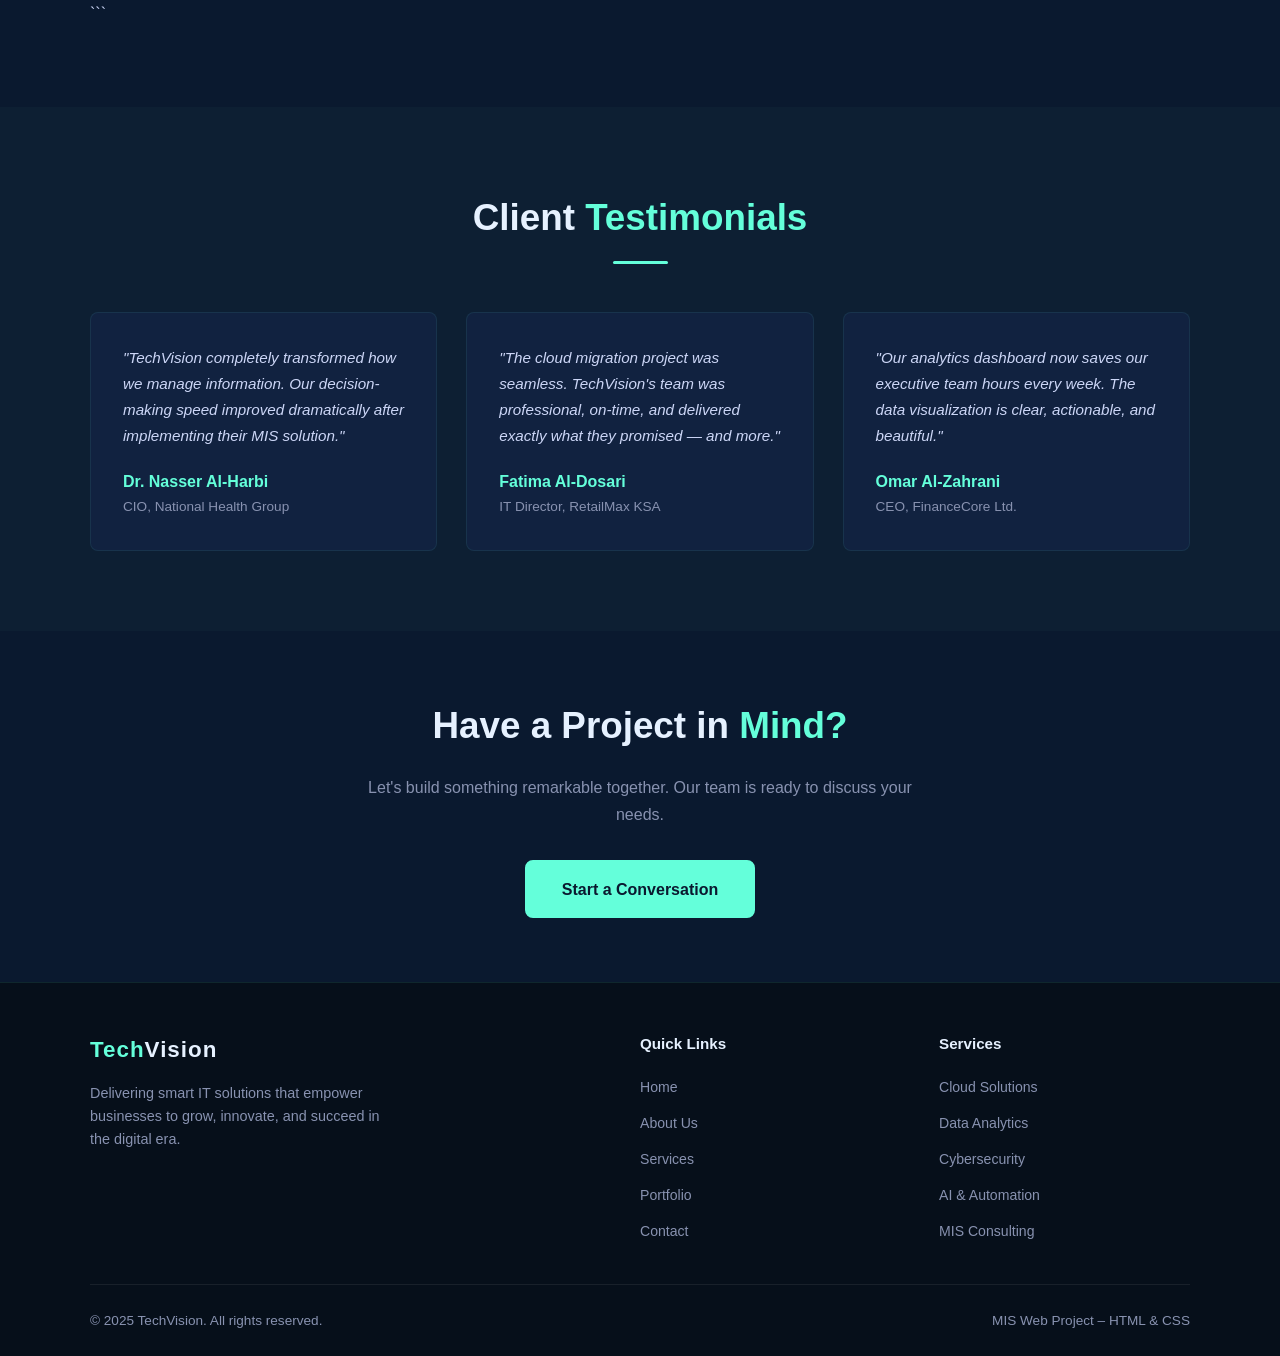
<file: portfolio.html>
<!DOCTYPE html>

<html lang="en">
<head>
  <meta charset="UTF-8" />
  <meta name="viewport" content="width=device-width, initial-scale=1.0" />
  <title>TechVision – Portfolio</title>
  <link rel="stylesheet" href="style.css" />
</head>
<body>

<!-- NAVBAR -->

<nav>
  <div class="nav-container">
    <a href="index.html" class="nav-logo">Tech<span>Vision</span></a>
    <ul class="nav-links" id="navLinks">
      <li><a href="index.html">Home</a></li>
      <li><a href="about.html">About</a></li>
      <li><a href="services.html">Services</a></li>
      <li><a href="portfolio.html" class="active">Portfolio</a></li>
      <li><a href="contact.html">Contact</a></li>
    </ul>
    <button class="hamburger" id="hamburger" aria-label="Toggle menu">
      <span></span><span></span><span></span>
    </button>
  </div>
</nav>

<!-- PAGE HERO -->

<div class="page-hero">
  <h1>Our <span>Portfolio</span></h1>
  <p>Real projects. Real results. A showcase of our work across industries.</p>
  <div class="breadcrumb">
    <a href="index.html">Home</a>
    <span>›</span>
    <span>Portfolio</span>
  </div>
</div>

<!-- FILTER BAR -->

<section style="padding: 2rem 2rem 0;">
  <div class="section-inner">
    <div style="display:flex; gap:0.8rem; flex-wrap:wrap; justify-content:center;">
      <button class="btn btn-primary filter-btn" data-filter="all">All Projects</button>
      <button class="btn btn-outline filter-btn" data-filter="cloud">Cloud</button>
      <button class="btn btn-outline filter-btn" data-filter="analytics">Analytics</button>
      <button class="btn btn-outline filter-btn" data-filter="software">Software</button>
      <button class="btn btn-outline filter-btn" data-filter="mis">MIS</button>
    </div>
  </div>
</section>

<!-- PROJECTS -->

<section>
  <div class="section-inner">
    <div class="cards-grid" id="projectsGrid">

```
  <div class="card project-card" data-category="mis analytics">
    <div class="card-icon">🏥</div>
    <h3>Healthcare MIS Portal</h3>
    <p>A centralized MIS platform for a regional hospital network managing patient records, inventory, and staff scheduling across 8 branches.</p>
    <div style="margin-top:1rem;">
      <span style="background:rgba(100,255,218,0.1); color:var(--accent); font-size:0.75rem; padding:3px 10px; border-radius:20px; margin-right:5px;">MIS</span>
      <span style="background:rgba(100,255,218,0.1); color:var(--accent); font-size:0.75rem; padding:3px 10px; border-radius:20px;">Analytics</span>
    </div>
  </div>

  <div class="card project-card" data-category="cloud">
    <div class="card-icon">☁️</div>
    <h3>Retail Cloud Migration</h3>
    <p>Migrated a national retail chain's entire on-premise infrastructure to AWS, reducing operational costs by 38% and improving uptime to 99.95%.</p>
    <div style="margin-top:1rem;">
      <span style="background:rgba(100,255,218,0.1); color:var(--accent); font-size:0.75rem; padding:3px 10px; border-radius:20px;">Cloud</span>
    </div>
  </div>

  <div class="card project-card" data-category="analytics">
    <div class="card-icon">📊</div>
    <h3>Executive BI Dashboard</h3>
    <p>Real-time business intelligence dashboard for a financial services firm, aggregating data from 12 sources into a single executive view.</p>
    <div style="margin-top:1rem;">
      <span style="background:rgba(100,255,218,0.1); color:var(--accent); font-size:0.75rem; padding:3px 10px; border-radius:20px;">Analytics</span>
    </div>
  </div>

  <div class="card project-card" data-category="software">
    <div class="card-icon">🎓</div>
    <h3>University LMS</h3>
    <p>A custom Learning Management System for a GCC university serving 15,000 students, featuring course management, grading, and live sessions.</p>
    <div style="margin-top:1rem;">
      <span style="background:rgba(100,255,218,0.1); color:var(--accent); font-size:0.75rem; padding:3px 10px; border-radius:20px;">Software</span>
    </div>
  </div>

  <div class="card project-card" data-category="mis software">
    <div class="card-icon">🏭</div>
    <h3>Manufacturing ERP System</h3>
    <p>End-to-end ERP solution integrating supply chain, production scheduling, quality control, and financial reporting for a manufacturing group.</p>
    <div style="margin-top:1rem;">
      <span style="background:rgba(100,255,218,0.1); color:var(--accent); font-size:0.75rem; padding:3px 10px; border-radius:20px; margin-right:5px;">MIS</span>
      <span style="background:rgba(100,255,218,0.1); color:var(--accent); font-size:0.75rem; padding:3px 10px; border-radius:20px;">Software</span>
    </div>
  </div>

  <div class="card project-card" data-category="cloud analytics">
    <div class="card-icon">🛒</div>
    <h3>E-Commerce Analytics Platform</h3>
    <p>Predictive analytics platform for an e-commerce company, delivering customer behavior insights that increased conversion rates by 22%.</p>
    <div style="margin-top:1rem;">
      <span style="background:rgba(100,255,218,0.1); color:var(--accent); font-size:0.75rem; padding:3px 10px; border-radius:20px; margin-right:5px;">Cloud</span>
      <span style="background:rgba(100,255,218,0.1); color:var(--accent); font-size:0.75rem; padding:3px 10px; border-radius:20px;">Analytics</span>
    </div>
  </div>

</div>
```

  </div>
</section>

<!-- TESTIMONIALS -->

<section style="background:#0d1f33;">
  <div class="section-inner">
    <div class="section-title" style="text-align:center;">Client <span>Testimonials</span></div>
    <div class="divider" style="margin: 0.7rem auto 3rem;"></div>
    <div class="cards-grid">
      <div class="card">
        <p style="color:var(--light); font-style:italic; margin-bottom:1.2rem;">"TechVision completely transformed how we manage information. Our decision-making speed improved dramatically after implementing their MIS solution."</p>
        <strong style="color:var(--accent);">Dr. Nasser Al-Harbi</strong>
        <p style="color:var(--muted); font-size:0.85rem;">CIO, National Health Group</p>
      </div>
      <div class="card">
        <p style="color:var(--light); font-style:italic; margin-bottom:1.2rem;">"The cloud migration project was seamless. TechVision's team was professional, on-time, and delivered exactly what they promised — and more."</p>
        <strong style="color:var(--accent);">Fatima Al-Dosari</strong>
        <p style="color:var(--muted); font-size:0.85rem;">IT Director, RetailMax KSA</p>
      </div>
      <div class="card">
        <p style="color:var(--light); font-style:italic; margin-bottom:1.2rem;">"Our analytics dashboard now saves our executive team hours every week. The data visualization is clear, actionable, and beautiful."</p>
        <strong style="color:var(--accent);">Omar Al-Zahrani</strong>
        <p style="color:var(--muted); font-size:0.85rem;">CEO, FinanceCore Ltd.</p>
      </div>
    </div>
  </div>
</section>

<!-- CTA -->

<section style="text-align:center; padding: 4rem 2rem;">
  <div class="section-inner">
    <div class="section-title">Have a Project in <span>Mind?</span></div>
    <p class="section-subtitle" style="margin: 1rem auto 2rem;">Let's build something remarkable together. Our team is ready to discuss your needs.</p>
    <a href="contact.html" class="btn btn-primary">Start a Conversation</a>
  </div>
</section>

<!-- FOOTER -->

<footer>
  <div class="footer-inner">
    <div class="footer-grid">
      <div class="footer-brand">
        <a href="index.html" class="nav-logo" style="font-size:1.4rem;">Tech<span>Vision</span></a>
        <p>Delivering smart IT solutions that empower businesses to grow, innovate, and succeed in the digital era.</p>
      </div>
      <div class="footer-col">
        <h4>Quick Links</h4>
        <ul>
          <li><a href="index.html">Home</a></li>
          <li><a href="about.html">About Us</a></li>
          <li><a href="services.html">Services</a></li>
          <li><a href="portfolio.html">Portfolio</a></li>
          <li><a href="contact.html">Contact</a></li>
        </ul>
      </div>
      <div class="footer-col">
        <h4>Services</h4>
        <ul>
          <li><a href="services.html">Cloud Solutions</a></li>
          <li><a href="services.html">Data Analytics</a></li>
          <li><a href="services.html">Cybersecurity</a></li>
          <li><a href="services.html">AI & Automation</a></li>
          <li><a href="services.html">MIS Consulting</a></li>
        </ul>
      </div>
    </div>
    <div class="footer-bottom">
      <p>© 2025 TechVision. All rights reserved.</p>
      <p>MIS Web Project – HTML & CSS</p>
    </div>
  </div>
</footer>

<script>
  const hamburger = document.getElementById('hamburger');
  const navLinks  = document.getElementById('navLinks');
  hamburger.addEventListener('click', () => navLinks.classList.toggle('open'));

  // Filter functionality
  const filterBtns = document.querySelectorAll('.filter-btn');
  const cards = document.querySelectorAll('.project-card');

  filterBtns.forEach(btn => {
    btn.addEventListener('click', () => {
      filterBtns.forEach(b => {
        b.classList.remove('btn-primary');
        b.classList.add('btn-outline');
      });
      btn.classList.add('btn-primary');
      btn.classList.remove('btn-outline');

      const filter = btn.dataset.filter;
      cards.forEach(card => {
        if (filter === 'all' || card.dataset.category.includes(filter)) {
          card.style.display = 'block';
        } else {
          card.style.display = 'none';
        }
      });
    });
  });
</script>

</body>
</html>
</file>
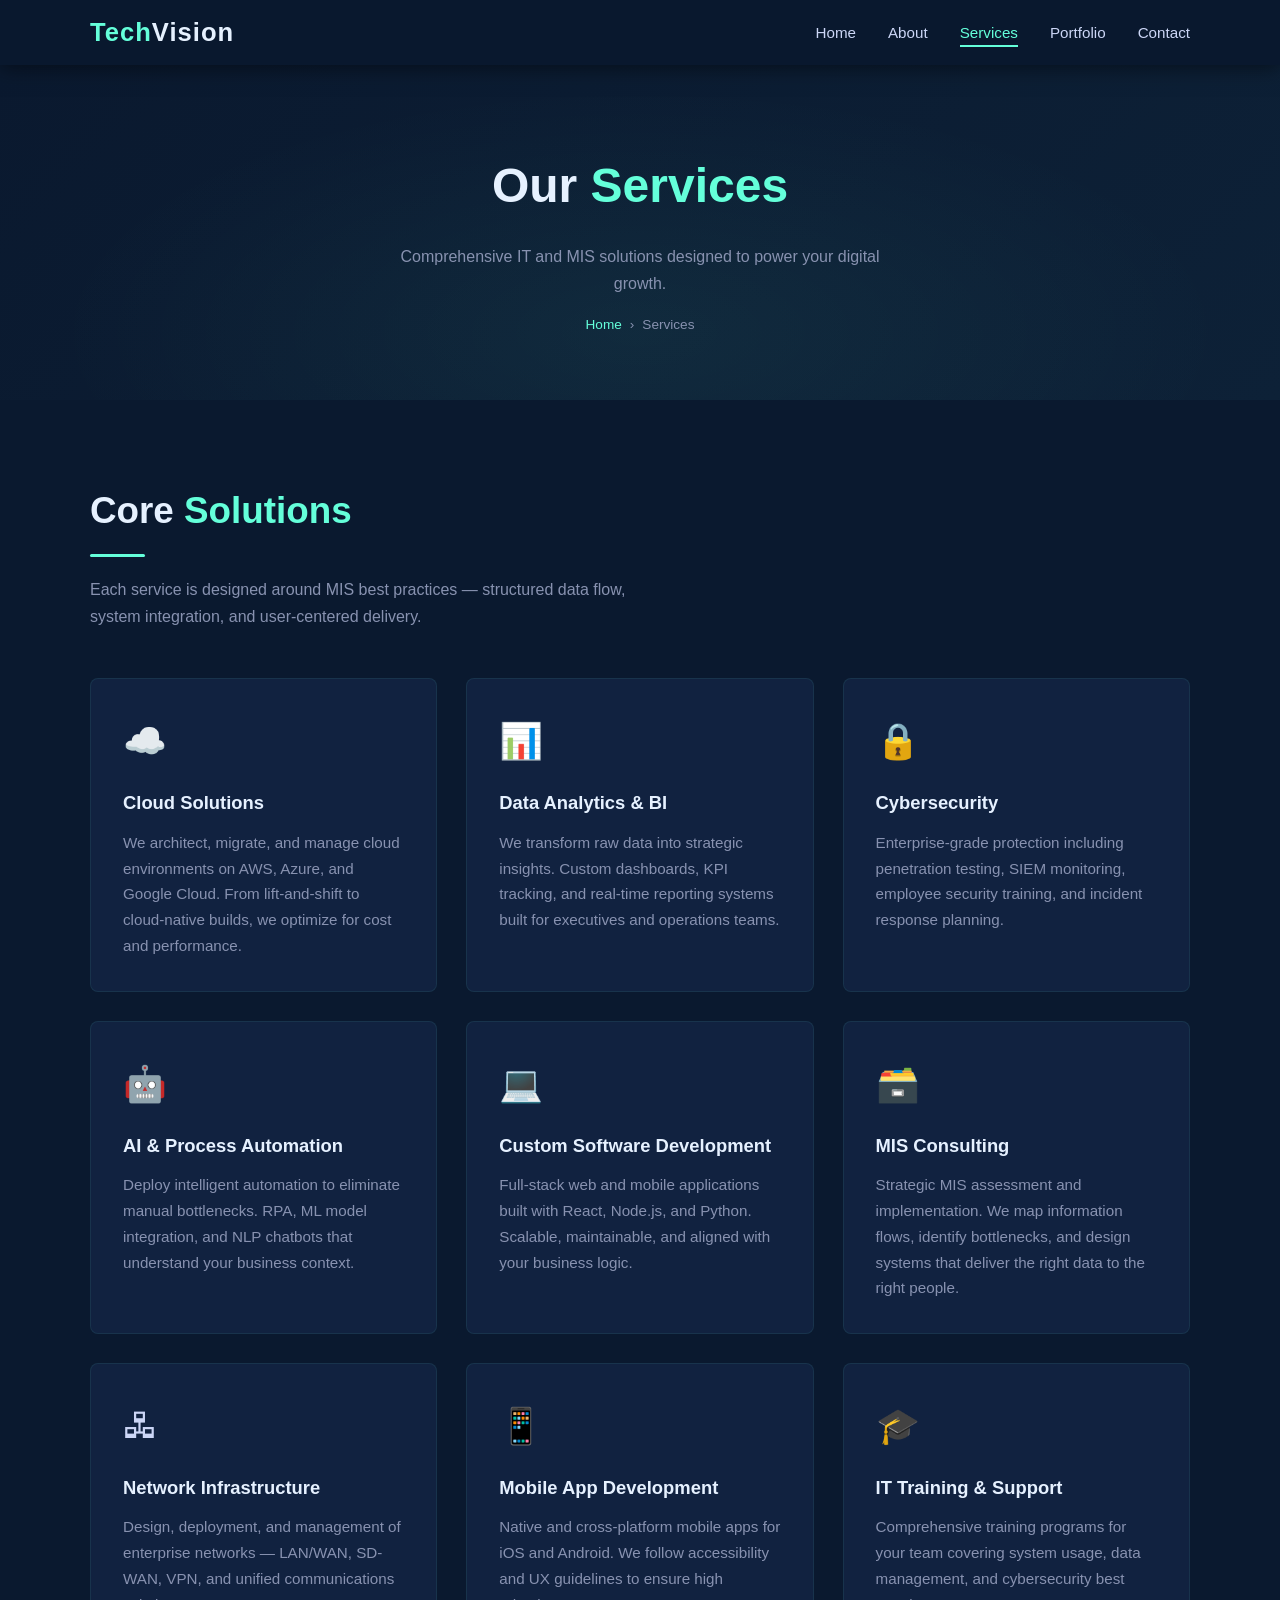
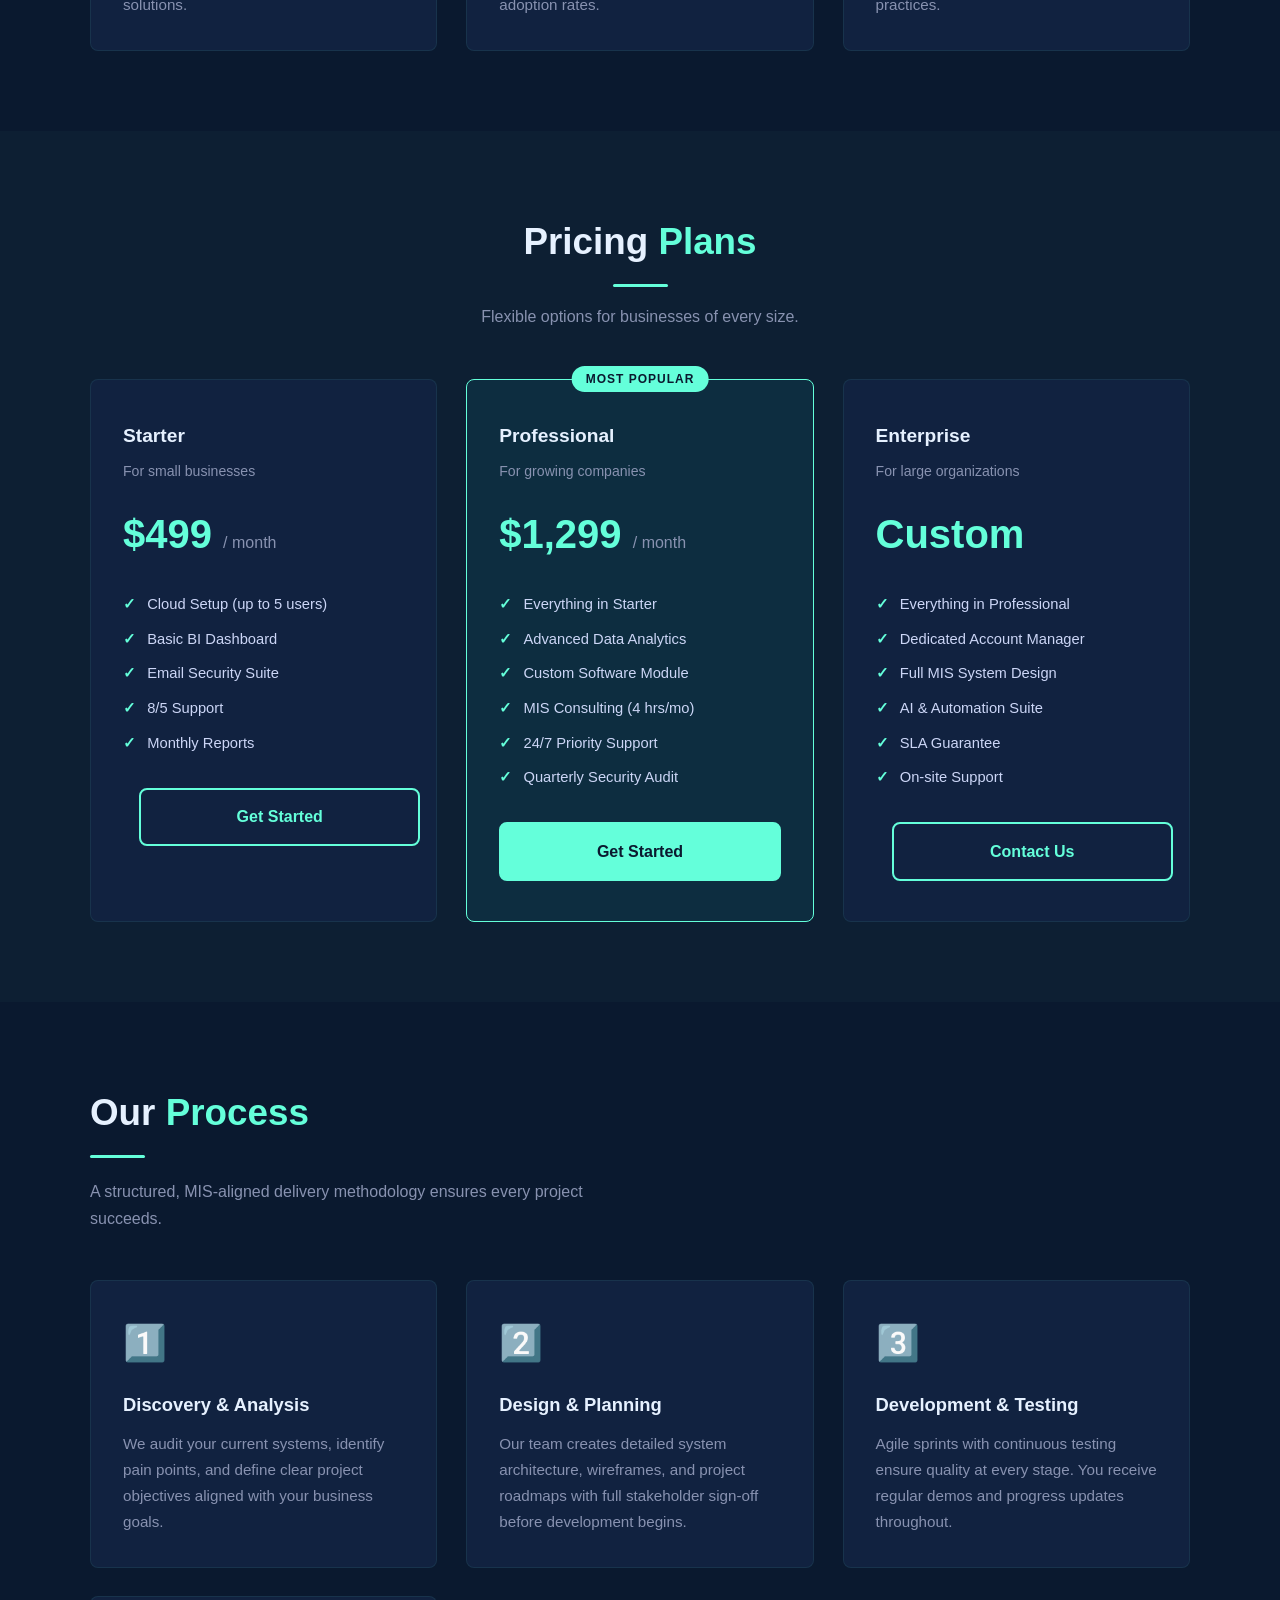
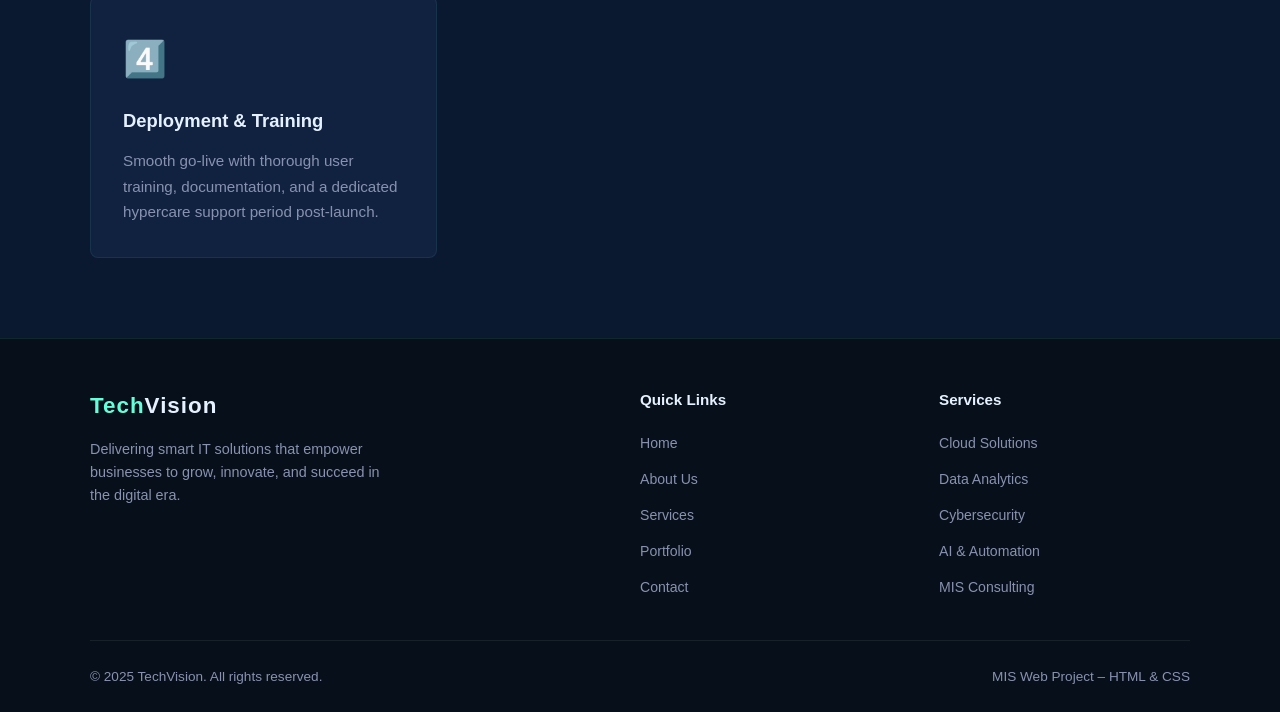
<file: services.html>
<!DOCTYPE html>

<html lang="en">
<head>
  <meta charset="UTF-8" />
  <meta name="viewport" content="width=device-width, initial-scale=1.0" />
  <title>TechVision – Services</title>
  <link rel="stylesheet" href="style.css" />
</head>
<body>

<!-- NAVBAR -->

<nav>
  <div class="nav-container">
    <a href="index.html" class="nav-logo">Tech<span>Vision</span></a>
    <ul class="nav-links" id="navLinks">
      <li><a href="index.html">Home</a></li>
      <li><a href="about.html">About</a></li>
      <li><a href="services.html" class="active">Services</a></li>
      <li><a href="portfolio.html">Portfolio</a></li>
      <li><a href="contact.html">Contact</a></li>
    </ul>
    <button class="hamburger" id="hamburger" aria-label="Toggle menu">
      <span></span><span></span><span></span>
    </button>
  </div>
</nav>

<!-- PAGE HERO -->

<div class="page-hero">
  <h1>Our <span>Services</span></h1>
  <p>Comprehensive IT and MIS solutions designed to power your digital growth.</p>
  <div class="breadcrumb">
    <a href="index.html">Home</a>
    <span>›</span>
    <span>Services</span>
  </div>
</div>

<!-- MAIN SERVICES -->

<section>
  <div class="section-inner">
    <div class="section-title">Core <span>Solutions</span></div>
    <div class="divider"></div>
    <p class="section-subtitle">Each service is designed around MIS best practices — structured data flow, system integration, and user-centered delivery.</p>
    <div class="cards-grid">
      <div class="card">
        <div class="card-icon">☁️</div>
        <h3>Cloud Solutions</h3>
        <p>We architect, migrate, and manage cloud environments on AWS, Azure, and Google Cloud. From lift-and-shift to cloud-native builds, we optimize for cost and performance.</p>
      </div>
      <div class="card">
        <div class="card-icon">📊</div>
        <h3>Data Analytics & BI</h3>
        <p>We transform raw data into strategic insights. Custom dashboards, KPI tracking, and real-time reporting systems built for executives and operations teams.</p>
      </div>
      <div class="card">
        <div class="card-icon">🔒</div>
        <h3>Cybersecurity</h3>
        <p>Enterprise-grade protection including penetration testing, SIEM monitoring, employee security training, and incident response planning.</p>
      </div>
      <div class="card">
        <div class="card-icon">🤖</div>
        <h3>AI & Process Automation</h3>
        <p>Deploy intelligent automation to eliminate manual bottlenecks. RPA, ML model integration, and NLP chatbots that understand your business context.</p>
      </div>
      <div class="card">
        <div class="card-icon">💻</div>
        <h3>Custom Software Development</h3>
        <p>Full-stack web and mobile applications built with React, Node.js, and Python. Scalable, maintainable, and aligned with your business logic.</p>
      </div>
      <div class="card">
        <div class="card-icon">🗃️</div>
        <h3>MIS Consulting</h3>
        <p>Strategic MIS assessment and implementation. We map information flows, identify bottlenecks, and design systems that deliver the right data to the right people.</p>
      </div>
      <div class="card">
        <div class="card-icon">🖧</div>
        <h3>Network Infrastructure</h3>
        <p>Design, deployment, and management of enterprise networks — LAN/WAN, SD-WAN, VPN, and unified communications solutions.</p>
      </div>
      <div class="card">
        <div class="card-icon">📱</div>
        <h3>Mobile App Development</h3>
        <p>Native and cross-platform mobile apps for iOS and Android. We follow accessibility and UX guidelines to ensure high adoption rates.</p>
      </div>
      <div class="card">
        <div class="card-icon">🎓</div>
        <h3>IT Training & Support</h3>
        <p>Comprehensive training programs for your team covering system usage, data management, and cybersecurity best practices.</p>
      </div>
    </div>
  </div>
</section>

<!-- PRICING -->

<section style="background:#0d1f33;">
  <div class="section-inner">
    <div class="section-title" style="text-align:center;">Pricing <span>Plans</span></div>
    <div class="divider" style="margin: 0.7rem auto 1rem;"></div>
    <p class="section-subtitle" style="text-align:center; margin: 0 auto 1rem;">Flexible options for businesses of every size.</p>
    <div class="pricing-grid">
      <div class="pricing-card">
        <h3>Starter</h3>
        <p style="color:var(--muted); font-size:0.88rem;">For small businesses</p>
        <div class="price">$499 <span>/ month</span></div>
        <ul class="pricing-features">
          <li>Cloud Setup (up to 5 users)</li>
          <li>Basic BI Dashboard</li>
          <li>Email Security Suite</li>
          <li>8/5 Support</li>
          <li>Monthly Reports</li>
        </ul>
        <a href="contact.html" class="btn btn-outline" style="width:100%; text-align:center;">Get Started</a>
      </div>
      <div class="pricing-card featured">
        <h3>Professional</h3>
        <p style="color:var(--muted); font-size:0.88rem;">For growing companies</p>
        <div class="price">$1,299 <span>/ month</span></div>
        <ul class="pricing-features">
          <li>Everything in Starter</li>
          <li>Advanced Data Analytics</li>
          <li>Custom Software Module</li>
          <li>MIS Consulting (4 hrs/mo)</li>
          <li>24/7 Priority Support</li>
          <li>Quarterly Security Audit</li>
        </ul>
        <a href="contact.html" class="btn btn-primary" style="width:100%; text-align:center;">Get Started</a>
      </div>
      <div class="pricing-card">
        <h3>Enterprise</h3>
        <p style="color:var(--muted); font-size:0.88rem;">For large organizations</p>
        <div class="price">Custom</div>
        <ul class="pricing-features">
          <li>Everything in Professional</li>
          <li>Dedicated Account Manager</li>
          <li>Full MIS System Design</li>
          <li>AI & Automation Suite</li>
          <li>SLA Guarantee</li>
          <li>On-site Support</li>
        </ul>
        <a href="contact.html" class="btn btn-outline" style="width:100%; text-align:center;">Contact Us</a>
      </div>
    </div>
  </div>
</section>

<!-- PROCESS -->

<section>
  <div class="section-inner">
    <div class="section-title">Our <span>Process</span></div>
    <div class="divider"></div>
    <p class="section-subtitle">A structured, MIS-aligned delivery methodology ensures every project succeeds.</p>
    <div class="cards-grid">
      <div class="card">
        <div class="card-icon">1️⃣</div>
        <h3>Discovery & Analysis</h3>
        <p>We audit your current systems, identify pain points, and define clear project objectives aligned with your business goals.</p>
      </div>
      <div class="card">
        <div class="card-icon">2️⃣</div>
        <h3>Design & Planning</h3>
        <p>Our team creates detailed system architecture, wireframes, and project roadmaps with full stakeholder sign-off before development begins.</p>
      </div>
      <div class="card">
        <div class="card-icon">3️⃣</div>
        <h3>Development & Testing</h3>
        <p>Agile sprints with continuous testing ensure quality at every stage. You receive regular demos and progress updates throughout.</p>
      </div>
      <div class="card">
        <div class="card-icon">4️⃣</div>
        <h3>Deployment & Training</h3>
        <p>Smooth go-live with thorough user training, documentation, and a dedicated hypercare support period post-launch.</p>
      </div>
    </div>
  </div>
</section>

<!-- FOOTER -->

<footer>
  <div class="footer-inner">
    <div class="footer-grid">
      <div class="footer-brand">
        <a href="index.html" class="nav-logo" style="font-size:1.4rem;">Tech<span>Vision</span></a>
        <p>Delivering smart IT solutions that empower businesses to grow, innovate, and succeed in the digital era.</p>
      </div>
      <div class="footer-col">
        <h4>Quick Links</h4>
        <ul>
          <li><a href="index.html">Home</a></li>
          <li><a href="about.html">About Us</a></li>
          <li><a href="services.html">Services</a></li>
          <li><a href="portfolio.html">Portfolio</a></li>
          <li><a href="contact.html">Contact</a></li>
        </ul>
      </div>
      <div class="footer-col">
        <h4>Services</h4>
        <ul>
          <li><a href="services.html">Cloud Solutions</a></li>
          <li><a href="services.html">Data Analytics</a></li>
          <li><a href="services.html">Cybersecurity</a></li>
          <li><a href="services.html">AI & Automation</a></li>
          <li><a href="services.html">MIS Consulting</a></li>
        </ul>
      </div>
    </div>
    <div class="footer-bottom">
      <p>© 2025 TechVision. All rights reserved.</p>
      <p>MIS Web Project – HTML & CSS</p>
    </div>
  </div>
</footer>

<script>
  const hamburger = document.getElementById('hamburger');
  const navLinks  = document.getElementById('navLinks');
  hamburger.addEventListener('click', () => navLinks.classList.toggle('open'));
</script>

</body>
</html>
</file>
<file: style.css>
/* ===== VARIABLES ===== */
:root {
  --primary: #0a192f;
  --accent: #64ffda;
  --accent2: #00b4d8;
  --light: #ccd6f6;
  --muted: #8892b0;
  --white: #e6f1ff;
  --card-bg: #112240;
  --nav-bg: rgba(10, 25, 47, 0.97);
  --font-main: 'Segoe UI', Tahoma, Geneva, Verdana, sans-serif;
  --transition: all 0.3s ease;
  --radius: 8px;
  --shadow: 0 10px 30px rgba(0,0,0,0.3);
}

/* ===== RESET & BASE ===== */
*, *::before, *::after { box-sizing: border-box; margin: 0; padding: 0; }

html { scroll-behavior: smooth; }

body {
  font-family: var(--font-main);
  background-color: var(--primary);
  color: var(--light);
  line-height: 1.7;
  direction: ltr;
}

a { color: var(--accent); text-decoration: none; transition: var(--transition); }
a:hover { color: var(--accent2); }

img { max-width: 100%; display: block; }

/* ===== NAVBAR ===== */
nav {
  background: var(--nav-bg);
  position: sticky;
  top: 0;
  z-index: 1000;
  padding: 0 2rem;
  box-shadow: 0 2px 20px rgba(0,0,0,0.5);
  backdrop-filter: blur(10px);
}

.nav-container {
  display: flex;
  justify-content: space-between;
  align-items: center;
  max-width: 1100px;
  margin: 0 auto;
  height: 65px;
}

.nav-logo {
  font-size: 1.6rem;
  font-weight: 800;
  color: var(--accent);
  letter-spacing: 1px;
}

.nav-logo span { color: var(--white); }

.nav-links {
  display: flex;
  list-style: none;
  gap: 2rem;
}

.nav-links a {
  color: var(--light);
  font-size: 0.95rem;
  font-weight: 500;
  padding: 4px 0;
  border-bottom: 2px solid transparent;
  transition: var(--transition);
}

.nav-links a:hover,
.nav-links a.active {
  color: var(--accent);
  border-bottom-color: var(--accent);
}

.hamburger {
  display: none;
  flex-direction: column;
  gap: 5px;
  cursor: pointer;
  background: none;
  border: none;
  padding: 4px;
}

.hamburger span {
  display: block;
  width: 26px;
  height: 2px;
  background: var(--accent);
  border-radius: 2px;
  transition: var(--transition);
}

/* ===== HERO ===== */
.hero {
  min-height: 92vh;
  display: flex;
  align-items: center;
  justify-content: center;
  text-align: center;
  padding: 4rem 2rem;
  background: linear-gradient(135deg, #0a192f 0%, #0d2137 50%, #0a2a1f 100%);
  position: relative;
  overflow: hidden;
}

.hero::before {
  content: '';
  position: absolute;
  inset: 0;
  background: radial-gradient(ellipse at 60% 40%, rgba(100,255,218,0.07) 0%, transparent 65%);
}

.hero-content { position: relative; max-width: 750px; }

.hero-tag {
  display: inline-block;
  color: var(--accent);
  font-size: 0.9rem;
  font-weight: 600;
  letter-spacing: 3px;
  text-transform: uppercase;
  margin-bottom: 1.2rem;
}

.hero h1 {
  font-size: clamp(2.2rem, 6vw, 4rem);
  font-weight: 800;
  color: var(--white);
  line-height: 1.2;
  margin-bottom: 1.2rem;
}

.hero h1 span { color: var(--accent); }

.hero p {
  font-size: 1.15rem;
  color: var(--muted);
  max-width: 560px;
  margin: 0 auto 2.2rem;
}

.btn {
  display: inline-block;
  padding: 0.85rem 2.2rem;
  border-radius: var(--radius);
  font-size: 1rem;
  font-weight: 600;
  transition: var(--transition);
  cursor: pointer;
  border: 2px solid transparent;
}

.btn-primary {
  background: var(--accent);
  color: var(--primary);
  border-color: var(--accent);
}

.btn-primary:hover {
  background: transparent;
  color: var(--accent);
}

.btn-outline {
  background: transparent;
  color: var(--accent);
  border-color: var(--accent);
  margin-left: 1rem;
}

.btn-outline:hover {
  background: var(--accent);
  color: var(--primary);
}

/* ===== SECTIONS ===== */
section { padding: 5rem 2rem; }

.section-inner {
  max-width: 1100px;
  margin: 0 auto;
}

.section-title {
  font-size: clamp(1.6rem, 4vw, 2.3rem);
  font-weight: 800;
  color: var(--white);
  margin-bottom: 0.5rem;
}

.section-title span { color: var(--accent); }

.section-subtitle {
  color: var(--muted);
  font-size: 1rem;
  margin-bottom: 3rem;
  max-width: 550px;
}

.divider {
  width: 55px;
  height: 3px;
  background: var(--accent);
  margin: 0.7rem 0 1.2rem;
  border-radius: 2px;
}

/* ===== STATS ROW ===== */
.stats-row {
  display: grid;
  grid-template-columns: repeat(auto-fit, minmax(160px, 1fr));
  gap: 1.5rem;
  margin-top: 4rem;
}

.stat-card {
  background: var(--card-bg);
  border-radius: var(--radius);
  padding: 1.8rem 1.2rem;
  text-align: center;
  border: 1px solid rgba(100,255,218,0.1);
  transition: var(--transition);
}

.stat-card:hover { border-color: var(--accent); transform: translateY(-4px); }

.stat-number {
  font-size: 2.2rem;
  font-weight: 800;
  color: var(--accent);
}

.stat-label { font-size: 0.88rem; color: var(--muted); margin-top: 0.3rem; }

/* ===== CARDS GRID ===== */
.cards-grid {
  display: grid;
  grid-template-columns: repeat(auto-fit, minmax(280px, 1fr));
  gap: 1.8rem;
  margin-top: 1rem;
}

.card {
  background: var(--card-bg);
  border-radius: var(--radius);
  padding: 2rem;
  border: 1px solid rgba(100,255,218,0.08);
  transition: var(--transition);
}

.card:hover {
  border-color: var(--accent);
  transform: translateY(-5px);
  box-shadow: var(--shadow);
}

.card-icon {
  font-size: 2.2rem;
  margin-bottom: 1rem;
}

.card h3 {
  color: var(--white);
  font-size: 1.15rem;
  margin-bottom: 0.7rem;
}

.card p { color: var(--muted); font-size: 0.95rem; }

/* ===== ABOUT SECTION ===== */
.about-grid {
  display: grid;
  grid-template-columns: 1fr 1fr;
  gap: 4rem;
  align-items: center;
}

.about-img-box {
  background: var(--card-bg);
  border-radius: 12px;
  padding: 3rem 2rem;
  text-align: center;
  border: 1px solid rgba(100,255,218,0.1);
  position: relative;
  overflow: hidden;
}

.about-img-box::before {
  content: '';
  position: absolute;
  top: -50%;
  left: -50%;
  width: 200%;
  height: 200%;
  background: radial-gradient(ellipse at center, rgba(100,255,218,0.05) 0%, transparent 65%);
}

.about-big-icon {
  font-size: 6rem;
  line-height: 1;
  position: relative;
}

.about-text h2 { margin-bottom: 0.5rem; }

.about-list {
  list-style: none;
  margin-top: 1.5rem;
  display: flex;
  flex-direction: column;
  gap: 0.7rem;
}

.about-list li {
  display: flex;
  align-items: center;
  gap: 0.8rem;
  color: var(--light);
  font-size: 0.97rem;
}

.about-list li::before {
  content: '▶';
  color: var(--accent);
  font-size: 0.6rem;
  flex-shrink: 0;
}

/* ===== TEAM ===== */
.team-grid {
  display: grid;
  grid-template-columns: repeat(auto-fit, minmax(220px, 1fr));
  gap: 1.8rem;
  margin-top: 1rem;
}

.team-card {
  background: var(--card-bg);
  border-radius: var(--radius);
  padding: 2rem 1.5rem;
  text-align: center;
  border: 1px solid rgba(100,255,218,0.08);
  transition: var(--transition);
}

.team-card:hover { border-color: var(--accent); transform: translateY(-5px); }

.team-avatar {
  width: 80px;
  height: 80px;
  border-radius: 50%;
  background: linear-gradient(135deg, var(--accent), var(--accent2));
  display: flex;
  align-items: center;
  justify-content: center;
  font-size: 2rem;
  margin: 0 auto 1rem;
}

.team-card h3 { color: var(--white); margin-bottom: 0.3rem; }
.team-card span { color: var(--accent); font-size: 0.85rem; }
.team-card p { color: var(--muted); font-size: 0.88rem; margin-top: 0.5rem; }

/* ===== SERVICES ===== */
.services-header { margin-bottom: 3rem; }

.pricing-grid {
  display: grid;
  grid-template-columns: repeat(auto-fit, minmax(280px, 1fr));
  gap: 1.8rem;
  margin-top: 3rem;
}

.pricing-card {
  background: var(--card-bg);
  border-radius: var(--radius);
  padding: 2.5rem 2rem;
  border: 1px solid rgba(100,255,218,0.08);
  transition: var(--transition);
  position: relative;
}

.pricing-card.featured {
  border-color: var(--accent);
  background: #0d2d40;
}

.pricing-card.featured::before {
  content: 'Most Popular';
  position: absolute;
  top: -14px;
  left: 50%;
  transform: translateX(-50%);
  background: var(--accent);
  color: var(--primary);
  font-size: 0.75rem;
  font-weight: 700;
  padding: 3px 14px;
  border-radius: 20px;
  letter-spacing: 1px;
  text-transform: uppercase;
}

.pricing-card h3 {
  color: var(--white);
  font-size: 1.2rem;
  margin-bottom: 0.5rem;
}

.price {
  font-size: 2.5rem;
  font-weight: 800;
  color: var(--accent);
  margin: 1rem 0;
}

.price span { font-size: 1rem; font-weight: 400; color: var(--muted); }

.pricing-features {
  list-style: none;
  margin: 1.5rem 0 2rem;
  display: flex;
  flex-direction: column;
  gap: 0.6rem;
}

.pricing-features li {
  font-size: 0.92rem;
  color: var(--light);
  display: flex;
  align-items: center;
  gap: 0.7rem;
}

.pricing-features li::before {
  content: '✓';
  color: var(--accent);
  font-weight: 700;
}

/* ===== CONTACT ===== */
.contact-wrapper {
  display: grid;
  grid-template-columns: 1fr 1.5fr;
  gap: 4rem;
  align-items: start;
}

.contact-info h2 { margin-bottom: 0.5rem; }

.contact-items {
  margin-top: 2rem;
  display: flex;
  flex-direction: column;
  gap: 1.3rem;
}

.contact-item {
  display: flex;
  align-items: flex-start;
  gap: 1rem;
}

.contact-icon {
  width: 42px;
  height: 42px;
  background: var(--card-bg);
  border: 1px solid rgba(100,255,218,0.2);
  border-radius: 8px;
  display: flex;
  align-items: center;
  justify-content: center;
  font-size: 1.1rem;
  flex-shrink: 0;
}

.contact-item strong { color: var(--white); display: block; font-size: 0.9rem; }
.contact-item p { color: var(--muted); font-size: 0.9rem; }

/* ===== FORM ===== */
.contact-form {
  background: var(--card-bg);
  border-radius: 12px;
  padding: 2.5rem;
  border: 1px solid rgba(100,255,218,0.1);
}

.form-row {
  display: grid;
  grid-template-columns: 1fr 1fr;
  gap: 1.2rem;
}

.form-group {
  margin-bottom: 1.3rem;
}

.form-group label {
  display: block;
  color: var(--light);
  font-size: 0.88rem;
  font-weight: 600;
  margin-bottom: 0.45rem;
  letter-spacing: 0.5px;
}

.form-group input,
.form-group textarea,
.form-group select {
  width: 100%;
  background: rgba(255,255,255,0.04);
  border: 1px solid rgba(100,255,218,0.15);
  border-radius: 6px;
  padding: 0.75rem 1rem;
  color: var(--light);
  font-size: 0.95rem;
  font-family: var(--font-main);
  transition: var(--transition);
  outline: none;
}

.form-group input:focus,
.form-group textarea:focus,
.form-group select:focus {
  border-color: var(--accent);
  background: rgba(100,255,218,0.04);
  box-shadow: 0 0 0 3px rgba(100,255,218,0.08);
}

.form-group input.error,
.form-group textarea.error {
  border-color: #ff6b6b;
}

.error-msg {
  color: #ff6b6b;
  font-size: 0.8rem;
  margin-top: 0.3rem;
  display: none;
}

.error-msg.visible { display: block; }

.form-group textarea { resize: vertical; min-height: 130px; }

.form-group select option { background: var(--primary); }

.form-success {
  display: none;
  background: rgba(100,255,218,0.1);
  border: 1px solid var(--accent);
  border-radius: 8px;
  padding: 1.2rem;
  text-align: center;
  color: var(--accent);
  margin-top: 1rem;
  font-weight: 600;
}

.form-success.visible { display: block; }

/* ===== PAGE HERO (inner pages) ===== */
.page-hero {
  background: linear-gradient(135deg, #0a192f 0%, #0d2137 100%);
  padding: 5rem 2rem 4rem;
  text-align: center;
  position: relative;
  overflow: hidden;
}

.page-hero::before {
  content: '';
  position: absolute;
  inset: 0;
  background: radial-gradient(ellipse at 50% 80%, rgba(100,255,218,0.06) 0%, transparent 65%);
}

.page-hero h1 {
  font-size: clamp(1.8rem, 5vw, 3rem);
  font-weight: 800;
  color: var(--white);
  position: relative;
}

.page-hero h1 span { color: var(--accent); }

.page-hero p {
  color: var(--muted);
  max-width: 520px;
  margin: 1rem auto 0;
  position: relative;
}

.breadcrumb {
  display: flex;
  justify-content: center;
  gap: 0.5rem;
  align-items: center;
  margin-top: 1rem;
  font-size: 0.85rem;
  color: var(--muted);
  position: relative;
}

.breadcrumb a { color: var(--accent); }
.breadcrumb span { color: var(--muted); }

/* ===== FOOTER ===== */
footer {
  background: #060f1a;
  padding: 3rem 2rem 1.5rem;
  border-top: 1px solid rgba(100,255,218,0.1);
}

.footer-inner {
  max-width: 1100px;
  margin: 0 auto;
}

.footer-grid {
  display: grid;
  grid-template-columns: 2fr 1fr 1fr;
  gap: 3rem;
  margin-bottom: 2.5rem;
}

.footer-brand p {
  color: var(--muted);
  font-size: 0.9rem;
  margin-top: 0.8rem;
  max-width: 300px;
  line-height: 1.6;
}

.footer-col h4 {
  color: var(--white);
  font-size: 0.95rem;
  margin-bottom: 1rem;
  font-weight: 700;
}

.footer-col ul {
  list-style: none;
  display: flex;
  flex-direction: column;
  gap: 0.55rem;
}

.footer-col ul li a {
  color: var(--muted);
  font-size: 0.88rem;
  transition: var(--transition);
}

.footer-col ul li a:hover { color: var(--accent); padding-left: 4px; }

.footer-bottom {
  border-top: 1px solid rgba(255,255,255,0.07);
  padding-top: 1.5rem;
  display: flex;
  justify-content: space-between;
  align-items: center;
  flex-wrap: wrap;
  gap: 0.5rem;
}

.footer-bottom p { color: var(--muted); font-size: 0.85rem; }
.footer-bottom a { color: var(--accent); }

/* ===== RESPONSIVE ===== */
@media (max-width: 900px) {
  .about-grid { grid-template-columns: 1fr; }
  .about-img-box { display: none; }
  .contact-wrapper { grid-template-columns: 1fr; }
  .footer-grid { grid-template-columns: 1fr 1fr; }
}

@media (max-width: 650px) {
  .nav-links { display: none; flex-direction: column; position: absolute; top: 65px; left: 0; right: 0; background: var(--nav-bg); padding: 1.5rem 2rem; gap: 1.2rem; border-top: 1px solid rgba(100,255,218,0.1); }
  .nav-links.open { display: flex; }
  .hamburger { display: flex; }
  .form-row { grid-template-columns: 1fr; }
  .footer-grid { grid-template-columns: 1fr; }
  .btn-outline { margin-left: 0; margin-top: 0.8rem; }
  .hero-btns { display: flex; flex-direction: column; align-items: center; gap: 0.8rem; }
}
</file>
